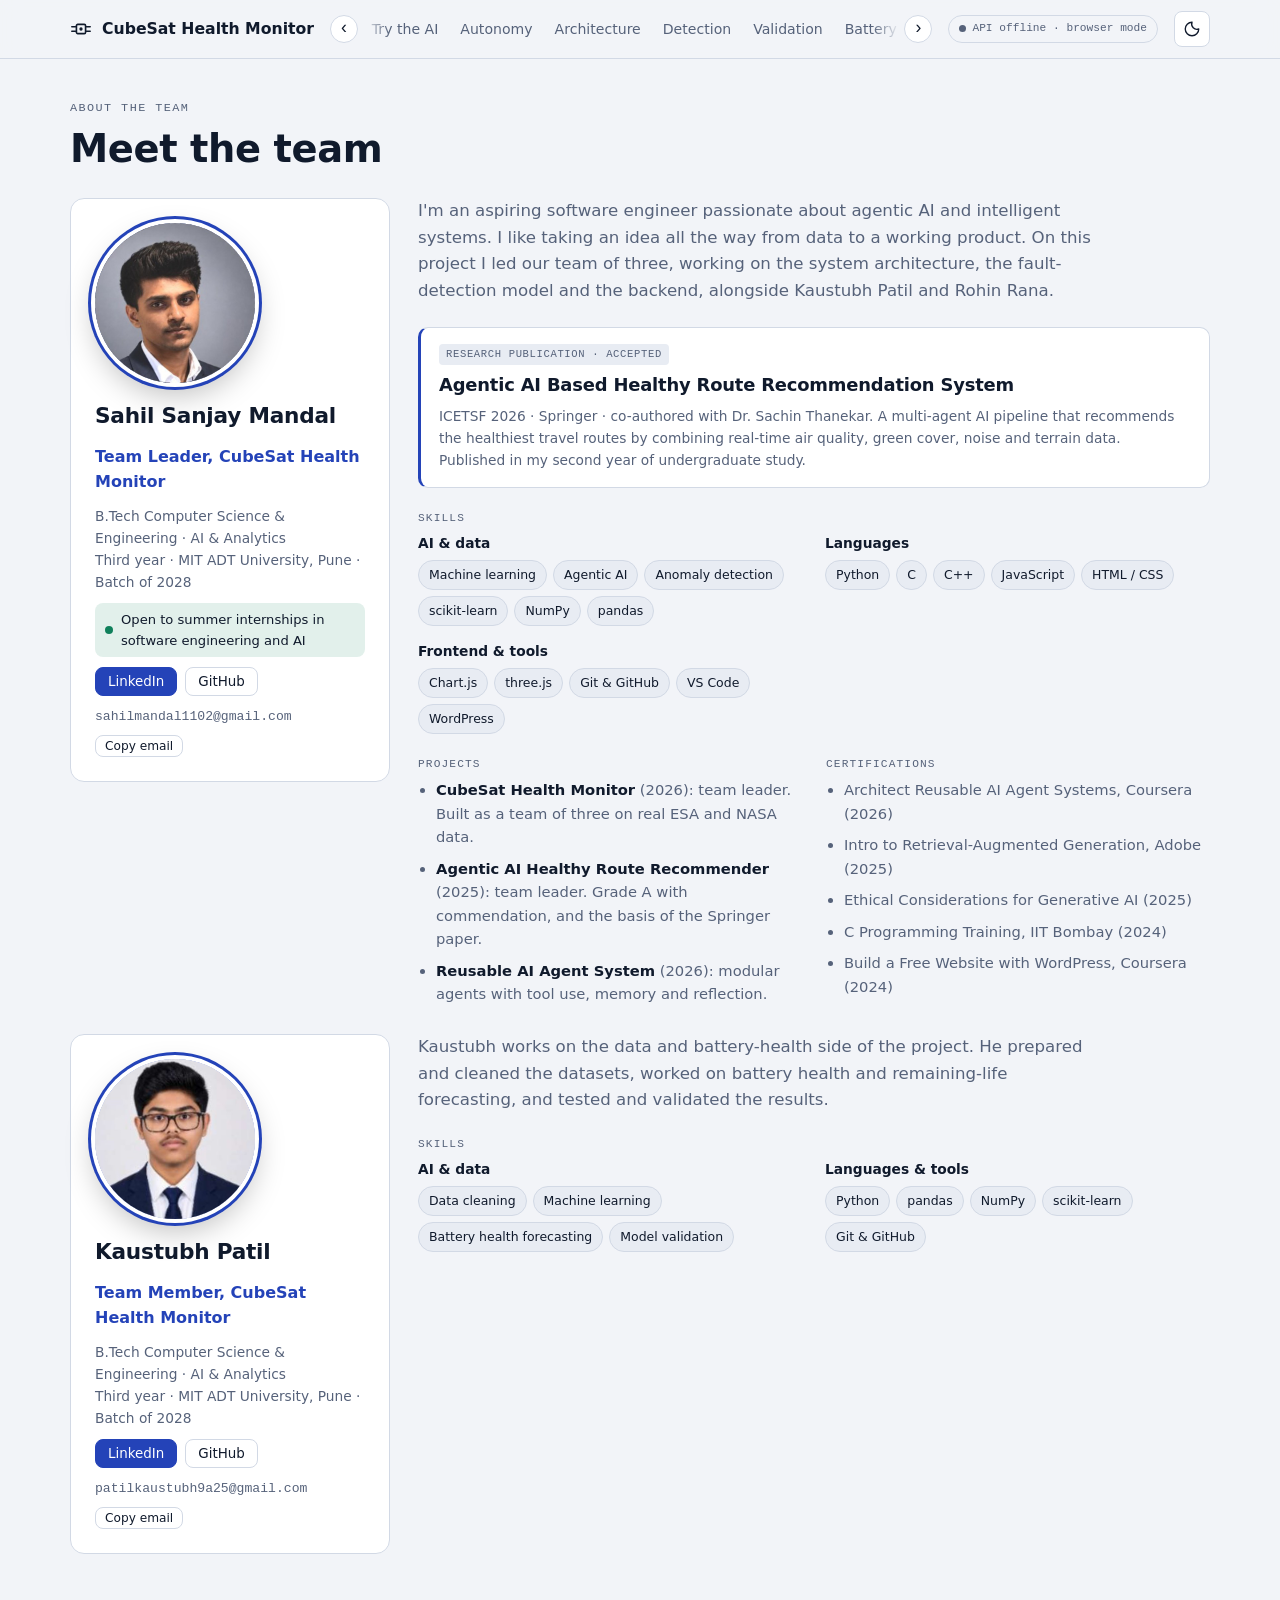
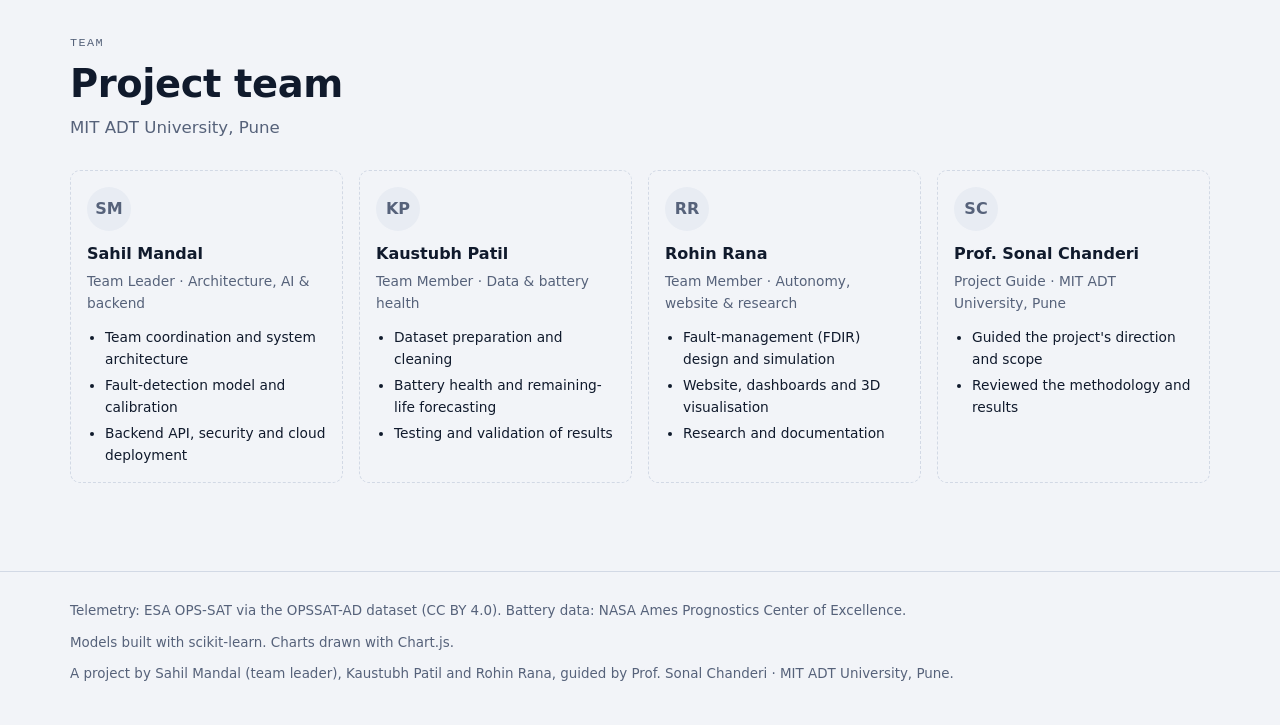
<file: site/about.html>
<!doctype html>
<html lang="en">
<head>
<meta charset="utf-8">
<meta name="viewport" content="width=device-width, initial-scale=1, viewport-fit=cover">
<meta http-equiv="Content-Security-Policy" content="default-src 'none'; script-src 'self' https://cdn.jsdelivr.net https://cdnjs.cloudflare.com; style-src 'self' 'unsafe-inline' https://fonts.googleapis.com; font-src https://fonts.gstatic.com; img-src 'self' data: blob:; connect-src 'self' https://cubesat-health-api.onrender.com; base-uri 'none'; form-action 'none'; object-src 'none'">
<meta name="referrer" content="no-referrer">
<title>About · CubeSat Health Monitor</title>
<meta name="description" content="AI-based autonomous fault detection and predictive health monitoring for CubeSats: trained on real ESA OPS-SAT telemetry, NASA battery aging data and tested across missions on ESA-ADB.">
<meta property="og:type" content="website">
<meta property="og:title" content="About · CubeSat Health Monitor">
<meta property="og:description" content="AI-based autonomous fault detection and predictive health monitoring for CubeSats: trained on real ESA OPS-SAT telemetry, NASA battery aging data and tested across missions on ESA-ADB.">
<meta name="twitter:card" content="summary">
<meta name="theme-color" content="#0a0f1d">
<meta name="chm-api" content="https://cubesat-health-api.onrender.com">
<link rel="preconnect" href="https://fonts.googleapis.com">
<link rel="preconnect" href="https://fonts.gstatic.com" crossorigin>
<link rel="stylesheet" href="https://fonts.googleapis.com/css2?family=Archivo:wdth,wght@62..125,400..800&family=IBM+Plex+Mono:wght@400;500&family=IBM+Plex+Sans:ital,wght@0,400;0,500;0,600;1,400&display=swap">
<link rel="stylesheet" href="assets/site.css?v=88019bd0">
<script src="assets/transition.js?v=7a5de07b"></script>
</head>
<body data-file="about.html">
<nav class="nav" aria-label="Sections">
  <div class="wrap">
    <a class="brand" href="index.html">
      <svg width="22" height="22" viewBox="0 0 24 24" fill="none" aria-hidden="true"><rect x="7" y="7" width="10" height="10" rx="1.5" stroke="currentColor" stroke-width="1.8"/><path d="M2 9.5h4M2 14.5h4M18 9.5h4M18 14.5h4" stroke="currentColor" stroke-width="1.8" stroke-linecap="round"/><circle cx="12" cy="12" r="1.8" fill="currentColor"/></svg>
      <span class="brand-txt">CubeSat Health Monitor</span>
    </a>
    <div class="nav-scroll">
      <button class="nav-arrow" id="navLeft" type="button" aria-label="Show earlier sections" hidden>‹</button>
      <div class="nav-links" id="navLinks">
        <a href="index.html">Home</a>
        <a href="monitor.html">Monitor</a>
        <a href="dashboards.html">Dashboards</a>
        <a href="playground.html">Try the AI</a>
        <a href="autonomy.html">Autonomy</a>
        <a href="architecture.html">Architecture</a>
        <a href="detection.html">Detection</a>
        <a href="validation.html">Validation</a>
        <a href="battery.html">Battery</a>
        <a href="data.html">Data</a>
        <a href="about.html">About</a>
      </div>
      <button class="nav-arrow" id="navRight" type="button" aria-label="Show more sections" hidden>›</button>
    </div>
    <span class="api-pill" id="apiPill" title="Connection to the analysis server" role="status"><i></i><span id="apiPillTxt">Browser mode</span></span>
    <div class="progress" aria-hidden="true"><i id="progressBar"></i></div>
    <button class="theme-btn" id="themeBtn" type="button" aria-label="Switch light or dark theme" title="Switch theme">
      <svg width="18" height="18" viewBox="0 0 24 24" fill="none" aria-hidden="true"><path d="M12 3a9 9 0 1 0 9 9A7 7 0 0 1 12 3Z" stroke="currentColor" stroke-width="1.8" stroke-linejoin="round"/></svg>
    </button>
  </div>
</nav>

<main class="wrap" id="top">
  <section class="block" id="about">
    <div class="sec-head">
      <p class="eyebrow">About the team</p>
      <h2>Meet the team</h2>
    </div>
    <div class="about">
      <aside class="about-card">
        <img class="about-photo" src="img/sahil.jpg" alt="Portrait of Sahil Mandal" width="160" height="160" decoding="async">
        <h3>Sahil Sanjay Mandal</h3>
        <p class="about-role">Team Leader, CubeSat Health Monitor</p>
        <p class="small">B.Tech Computer Science &amp; Engineering · AI &amp; Analytics<br>Third year · MIT ADT University, Pune · Batch of 2028</p>
        <span class="about-status"><i></i>Open to summer internships in software engineering and AI</span>
        <div class="about-links">
          <a class="btn primary" href="https://www.linkedin.com/in/sahil-mandal711" target="_blank" rel="noopener noreferrer">LinkedIn</a>
          <a class="btn" href="https://github.com/sahilm1118" target="_blank" rel="noopener noreferrer">GitHub</a>
        </div>
        <div class="about-mail">
          <span class="mono">sahilmandal1102@gmail.com</span>
          <button class="btn sm" type="button" data-copy="sahilmandal1102@gmail.com">Copy email</button>
        </div>
      </aside>
      <div class="about-body">
        <p class="lede">I'm an aspiring software engineer passionate about agentic AI and intelligent systems. I like taking an idea all the way from data to a working product. On this project I led our team of three, working on the system architecture, the fault-detection model and the backend, alongside Kaustubh Patil and Rohin Rana.</p>

        <div class="about-pub">
          <span class="pill">Research publication · Accepted</span>
          <h3>Agentic AI Based Healthy Route Recommendation System</h3>
          <p class="small">ICETSF 2026 · Springer · co-authored with Dr. Sachin Thanekar. A multi-agent AI pipeline that recommends the healthiest travel routes by combining real-time air quality, green cover, noise and terrain data. Published in my second year of undergraduate study.</p>
        </div>

        <div>
          <div class="v-label">Skills</div>
          <div class="skill-groups">
            <div><b>AI &amp; data</b><span class="chips-static"><i>Machine learning</i><i>Agentic AI</i><i>Anomaly detection</i><i>scikit-learn</i><i>NumPy</i><i>pandas</i></span></div>
            <div><b>Languages</b><span class="chips-static"><i>Python</i><i>C</i><i>C++</i><i>JavaScript</i><i>HTML / CSS</i></span></div>
            <div><b>Frontend &amp; tools</b><span class="chips-static"><i>Chart.js</i><i>three.js</i><i>Git &amp; GitHub</i><i>VS Code</i><i>WordPress</i></span></div>
          </div>
        </div>

        <div class="grid-2 about-cols">
          <div>
            <div class="v-label">Projects</div>
            <ul class="plain">
              <li><b>CubeSat Health Monitor</b> (2026): team leader. Built as a team of three on real ESA and NASA data.</li>
              <li><b>Agentic AI Healthy Route Recommender</b> (2025): team leader. Grade A with commendation, and the basis of the Springer paper.</li>
              <li><b>Reusable AI Agent System</b> (2026): modular agents with tool use, memory and reflection.</li>
            </ul>
          </div>
          <div>
            <div class="v-label">Certifications</div>
            <ul class="plain">
              <li>Architect Reusable AI Agent Systems, Coursera (2026)</li>
              <li>Intro to Retrieval-Augmented Generation, Adobe (2025)</li>
              <li>Ethical Considerations for Generative AI (2025)</li>
              <li>C Programming Training, IIT Bombay (2024)</li>
              <li>Build a Free Website with WordPress, Coursera (2024)</li>
            </ul>
          </div>
        </div>
      </div>
    </div>
    <div class="about">
      <aside class="about-card">
        <img class="about-photo" src="img/kaustubh.jpg" alt="Portrait of Kaustubh Patil" width="160" height="160" decoding="async">
        <h3>Kaustubh Patil</h3>
        <p class="about-role">Team Member, CubeSat Health Monitor</p>
        <p class="small">B.Tech Computer Science &amp; Engineering · AI &amp; Analytics<br>Third year · MIT ADT University, Pune · Batch of 2028</p>
        <div class="about-links">
          <a class="btn primary" href="https://www.linkedin.com/in/kaustubhpatil2005" target="_blank" rel="noopener noreferrer">LinkedIn</a>
          <a class="btn" href="https://github.com/patilkaustubh9a25-bit" target="_blank" rel="noopener noreferrer">GitHub</a>
        </div>
        <div class="about-mail">
          <span class="mono">patilkaustubh9a25@gmail.com</span>
          <button class="btn sm" type="button" data-copy="patilkaustubh9a25@gmail.com">Copy email</button>
        </div>
      </aside>
      <div class="about-body">
        <p class="lede">Kaustubh works on the data and battery-health side of the project. He prepared and cleaned the datasets, worked on battery health and remaining-life forecasting, and tested and validated the results.</p>
        <div>
          <div class="v-label">Skills</div>
          <div class="skill-groups">
            <div><b>AI &amp; data</b><span class="chips-static"><i>Data cleaning</i><i>Machine learning</i><i>Battery health forecasting</i><i>Model validation</i></span></div>
            <div><b>Languages &amp; tools</b><span class="chips-static"><i>Python</i><i>pandas</i><i>NumPy</i><i>scikit-learn</i><i>Git &amp; GitHub</i></span></div>
          </div>
        </div>
      </div>
    </div>
  </section>
  <section class="block" id="team">
    <div class="sec-head">
      <p class="eyebrow">Team</p>
      <h2>Project team</h2>
      <p class="lede">MIT ADT University, Pune</p>
    </div>
    <div class="team">
      <div class="person">
        <div class="avatar">SM</div><b>Sahil Mandal</b><span>Team Leader · Architecture, AI &amp; backend</span>
        <ul class="duties">
          <li>Team coordination and system architecture</li>
          <li>Fault-detection model and calibration</li>
          <li>Backend API, security and cloud deployment</li>
        </ul>
      </div>
      <div class="person"><div class="avatar">KP</div><b>Kaustubh Patil</b><span>Team Member · Data &amp; battery health</span>
        <ul class="duties">
          <li>Dataset preparation and cleaning</li>
          <li>Battery health and remaining-life forecasting</li>
          <li>Testing and validation of results</li>
        </ul>
      </div>
      <div class="person"><div class="avatar">RR</div><b>Rohin Rana</b><span>Team Member · Autonomy, website &amp; research</span>
        <ul class="duties">
          <li>Fault-management (FDIR) design and simulation</li>
          <li>Website, dashboards and 3D visualisation</li>
          <li>Research and documentation</li>
        </ul>
      </div>
      <div class="person guide"><div class="avatar">SC</div><b>Prof. Sonal Chanderi</b><span>Project Guide · MIT ADT University, Pune</span>
        <ul class="duties">
          <li>Guided the project's direction and scope</li>
          <li>Reviewed the methodology and results</li>
        </ul>
      </div>
    </div>
  </section>
</main>

<footer>
  <div class="wrap">
    <p>Telemetry: ESA OPS-SAT via the OPSSAT-AD dataset (CC BY 4.0). Battery data: NASA Ames Prognostics Center of Excellence.</p>
    <p>Models built with scikit-learn. Charts drawn with Chart.js.</p>
    <p>A project by Sahil Mandal (team leader), Kaustubh Patil and Rohin Rana, guided by Prof. Sonal Chanderi · MIT ADT University, Pune.</p>
  </div>
</footer>

<script src="assets/data.js?v=fa9b53fd"></script>
<script src="assets/fdcore.js?v=3588766c"></script>

<script src="assets/app.js?v=227c6b92"></script>
</body>
</html>
</file>
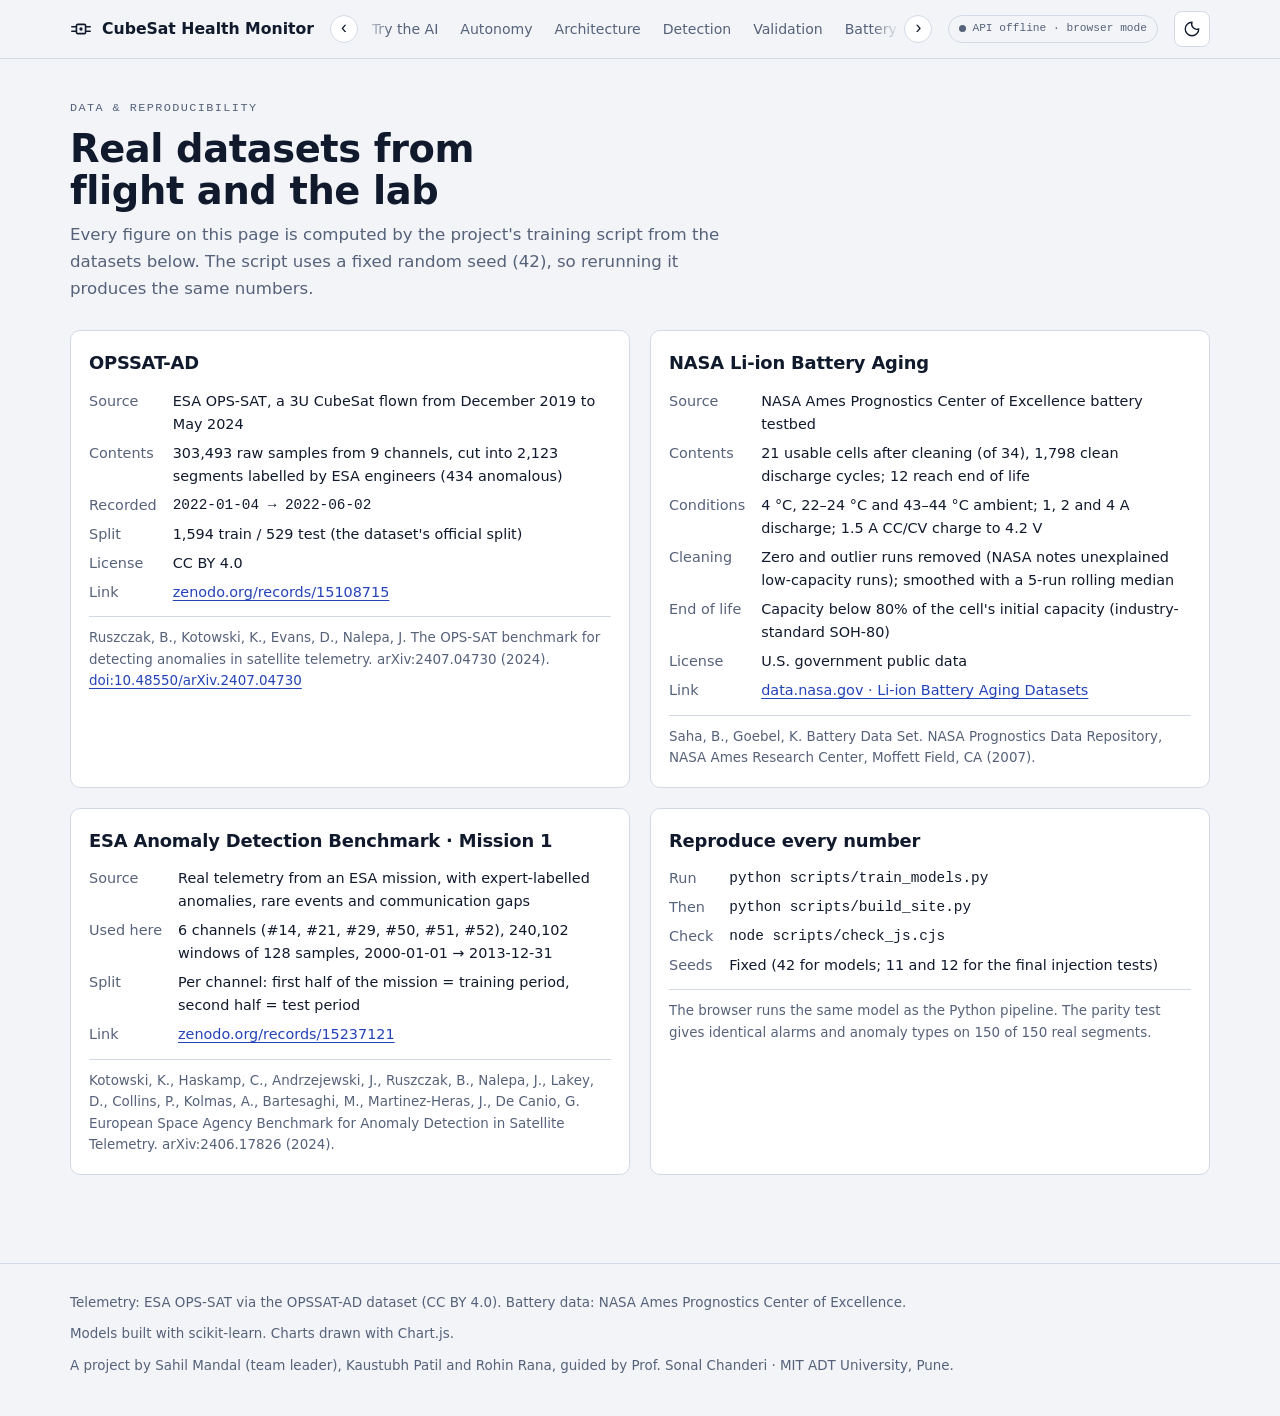
<file: site/data.html>
<!doctype html>
<html lang="en">
<head>
<meta charset="utf-8">
<meta name="viewport" content="width=device-width, initial-scale=1, viewport-fit=cover">
<meta http-equiv="Content-Security-Policy" content="default-src 'none'; script-src 'self' https://cdn.jsdelivr.net https://cdnjs.cloudflare.com; style-src 'self' 'unsafe-inline' https://fonts.googleapis.com; font-src https://fonts.gstatic.com; img-src 'self' data: blob:; connect-src 'self' https://cubesat-health-api.onrender.com; base-uri 'none'; form-action 'none'; object-src 'none'">
<meta name="referrer" content="no-referrer">
<title>Data · CubeSat Health Monitor</title>
<meta name="description" content="AI-based autonomous fault detection and predictive health monitoring for CubeSats: trained on real ESA OPS-SAT telemetry, NASA battery aging data and tested across missions on ESA-ADB.">
<meta property="og:type" content="website">
<meta property="og:title" content="Data · CubeSat Health Monitor">
<meta property="og:description" content="AI-based autonomous fault detection and predictive health monitoring for CubeSats: trained on real ESA OPS-SAT telemetry, NASA battery aging data and tested across missions on ESA-ADB.">
<meta name="twitter:card" content="summary">
<meta name="theme-color" content="#0a0f1d">
<meta name="chm-api" content="https://cubesat-health-api.onrender.com">
<link rel="preconnect" href="https://fonts.googleapis.com">
<link rel="preconnect" href="https://fonts.gstatic.com" crossorigin>
<link rel="stylesheet" href="https://fonts.googleapis.com/css2?family=Archivo:wdth,wght@62..125,400..800&family=IBM+Plex+Mono:wght@400;500&family=IBM+Plex+Sans:ital,wght@0,400;0,500;0,600;1,400&display=swap">
<link rel="stylesheet" href="assets/site.css?v=88019bd0">
<script src="assets/transition.js?v=7a5de07b"></script>
</head>
<body data-file="data.html">
<nav class="nav" aria-label="Sections">
  <div class="wrap">
    <a class="brand" href="index.html">
      <svg width="22" height="22" viewBox="0 0 24 24" fill="none" aria-hidden="true"><rect x="7" y="7" width="10" height="10" rx="1.5" stroke="currentColor" stroke-width="1.8"/><path d="M2 9.5h4M2 14.5h4M18 9.5h4M18 14.5h4" stroke="currentColor" stroke-width="1.8" stroke-linecap="round"/><circle cx="12" cy="12" r="1.8" fill="currentColor"/></svg>
      <span class="brand-txt">CubeSat Health Monitor</span>
    </a>
    <div class="nav-scroll">
      <button class="nav-arrow" id="navLeft" type="button" aria-label="Show earlier sections" hidden>‹</button>
      <div class="nav-links" id="navLinks">
        <a href="index.html">Home</a>
        <a href="monitor.html">Monitor</a>
        <a href="dashboards.html">Dashboards</a>
        <a href="playground.html">Try the AI</a>
        <a href="autonomy.html">Autonomy</a>
        <a href="architecture.html">Architecture</a>
        <a href="detection.html">Detection</a>
        <a href="validation.html">Validation</a>
        <a href="battery.html">Battery</a>
        <a href="data.html">Data</a>
        <a href="about.html">About</a>
      </div>
      <button class="nav-arrow" id="navRight" type="button" aria-label="Show more sections" hidden>›</button>
    </div>
    <span class="api-pill" id="apiPill" title="Connection to the analysis server" role="status"><i></i><span id="apiPillTxt">Browser mode</span></span>
    <div class="progress" aria-hidden="true"><i id="progressBar"></i></div>
    <button class="theme-btn" id="themeBtn" type="button" aria-label="Switch light or dark theme" title="Switch theme">
      <svg width="18" height="18" viewBox="0 0 24 24" fill="none" aria-hidden="true"><path d="M12 3a9 9 0 1 0 9 9A7 7 0 0 1 12 3Z" stroke="currentColor" stroke-width="1.8" stroke-linejoin="round"/></svg>
    </button>
  </div>
</nav>

<main class="wrap" id="top">
  <section class="block" id="data">
    <div class="sec-head">
      <p class="eyebrow">Data &amp; reproducibility</p>
      <h2>Real datasets from flight and the lab</h2>
      <p class="lede">Every figure on this page is computed by the project's training script from the datasets below. The script uses a fixed random seed (42), so rerunning it produces the same numbers.</p>
    </div>
    <div class="grid-2">
      <div class="panel dataset">
        <h3>OPSSAT-AD</h3>
        <dl>
          <dt>Source</dt><dd>ESA OPS-SAT, a 3U CubeSat flown from December 2019 to May 2024</dd>
          <dt>Contents</dt><dd id="opsContents"></dd>
          <dt>Recorded</dt><dd id="opsSpan" class="mono"></dd>
          <dt>Split</dt><dd id="opsSplit"></dd>
          <dt>License</dt><dd>CC BY 4.0</dd>
          <dt>Link</dt><dd><a href="https://zenodo.org/records/15108715" target="_blank" rel="noopener">zenodo.org/records/15108715</a></dd>
        </dl>
        <p class="cite">Ruszczak, B., Kotowski, K., Evans, D., Nalepa, J. The OPS-SAT benchmark for detecting anomalies in satellite telemetry. arXiv:2407.04730 (2024). <a href="https://doi.org/10.48550/arXiv.2407.04730" target="_blank" rel="noopener">doi:10.48550/arXiv.2407.04730</a></p>
      </div>
      <div class="panel dataset">
        <h3>NASA Li-ion Battery Aging</h3>
        <dl>
          <dt>Source</dt><dd>NASA Ames Prognostics Center of Excellence battery testbed</dd>
          <dt>Contents</dt><dd id="battContents"></dd>
          <dt>Conditions</dt><dd>4 °C, 22–24 °C and 43–44 °C ambient; 1, 2 and 4 A discharge; 1.5 A CC/CV charge to 4.2 V</dd>
          <dt>Cleaning</dt><dd>Zero and outlier runs removed (NASA notes unexplained low-capacity runs); smoothed with a 5-run rolling median</dd>
          <dt>End of life</dt><dd>Capacity below 80% of the cell's initial capacity (industry-standard SOH-80)</dd>
          <dt>License</dt><dd>U.S. government public data</dd>
          <dt>Link</dt><dd><a href="https://data.nasa.gov/dataset/li-ion-battery-aging-datasets" target="_blank" rel="noopener">data.nasa.gov · Li-ion Battery Aging Datasets</a></dd>
        </dl>
        <p class="cite">Saha, B., Goebel, K. Battery Data Set. NASA Prognostics Data Repository, NASA Ames Research Center, Moffett Field, CA (2007).</p>
      </div>
      <div class="panel dataset">
        <h3>ESA Anomaly Detection Benchmark · Mission 1</h3>
        <dl>
          <dt>Source</dt><dd>Real telemetry from an ESA mission, with expert-labelled anomalies, rare events and communication gaps</dd>
          <dt>Used here</dt><dd id="esaContents">6 channels, fetched individually from the archive with HTTP range requests</dd>
          <dt>Split</dt><dd>Per channel: first half of the mission = training period, second half = test period</dd>
          <dt>Link</dt><dd><a href="https://zenodo.org/records/15237121" target="_blank" rel="noopener">zenodo.org/records/15237121</a></dd>
        </dl>
        <p class="cite">Kotowski, K., Haskamp, C., Andrzejewski, J., Ruszczak, B., Nalepa, J., Lakey, D., Collins, P., Kolmas, A., Bartesaghi, M., Martinez-Heras, J., De Canio, G. European Space Agency Benchmark for Anomaly Detection in Satellite Telemetry. arXiv:2406.17826 (2024).</p>
      </div>
      <div class="panel dataset">
        <h3>Reproduce every number</h3>
        <dl>
          <dt>Run</dt><dd class="mono">python scripts/train_models.py</dd>
          <dt>Then</dt><dd class="mono">python scripts/build_site.py</dd>
          <dt>Check</dt><dd class="mono">node scripts/check_js.cjs</dd>
          <dt>Seeds</dt><dd>Fixed (42 for models; 11 and 12 for the final injection tests)</dd>
        </dl>
        <p class="cite">The browser runs the same model as the Python pipeline. The parity test gives identical alarms and anomaly types on 150 of 150 real segments.</p>
      </div>
    </div>
  </section>
</main>

<footer>
  <div class="wrap">
    <p>Telemetry: ESA OPS-SAT via the OPSSAT-AD dataset (CC BY 4.0). Battery data: NASA Ames Prognostics Center of Excellence.</p>
    <p>Models built with scikit-learn. Charts drawn with Chart.js.</p>
    <p>A project by Sahil Mandal (team leader), Kaustubh Patil and Rohin Rana, guided by Prof. Sonal Chanderi · MIT ADT University, Pune.</p>
  </div>
</footer>

<script src="assets/data.js?v=fa9b53fd"></script>
<script src="assets/fdcore.js?v=3588766c"></script>

<script src="assets/app.js?v=227c6b92"></script>
</body>
</html>
</file>
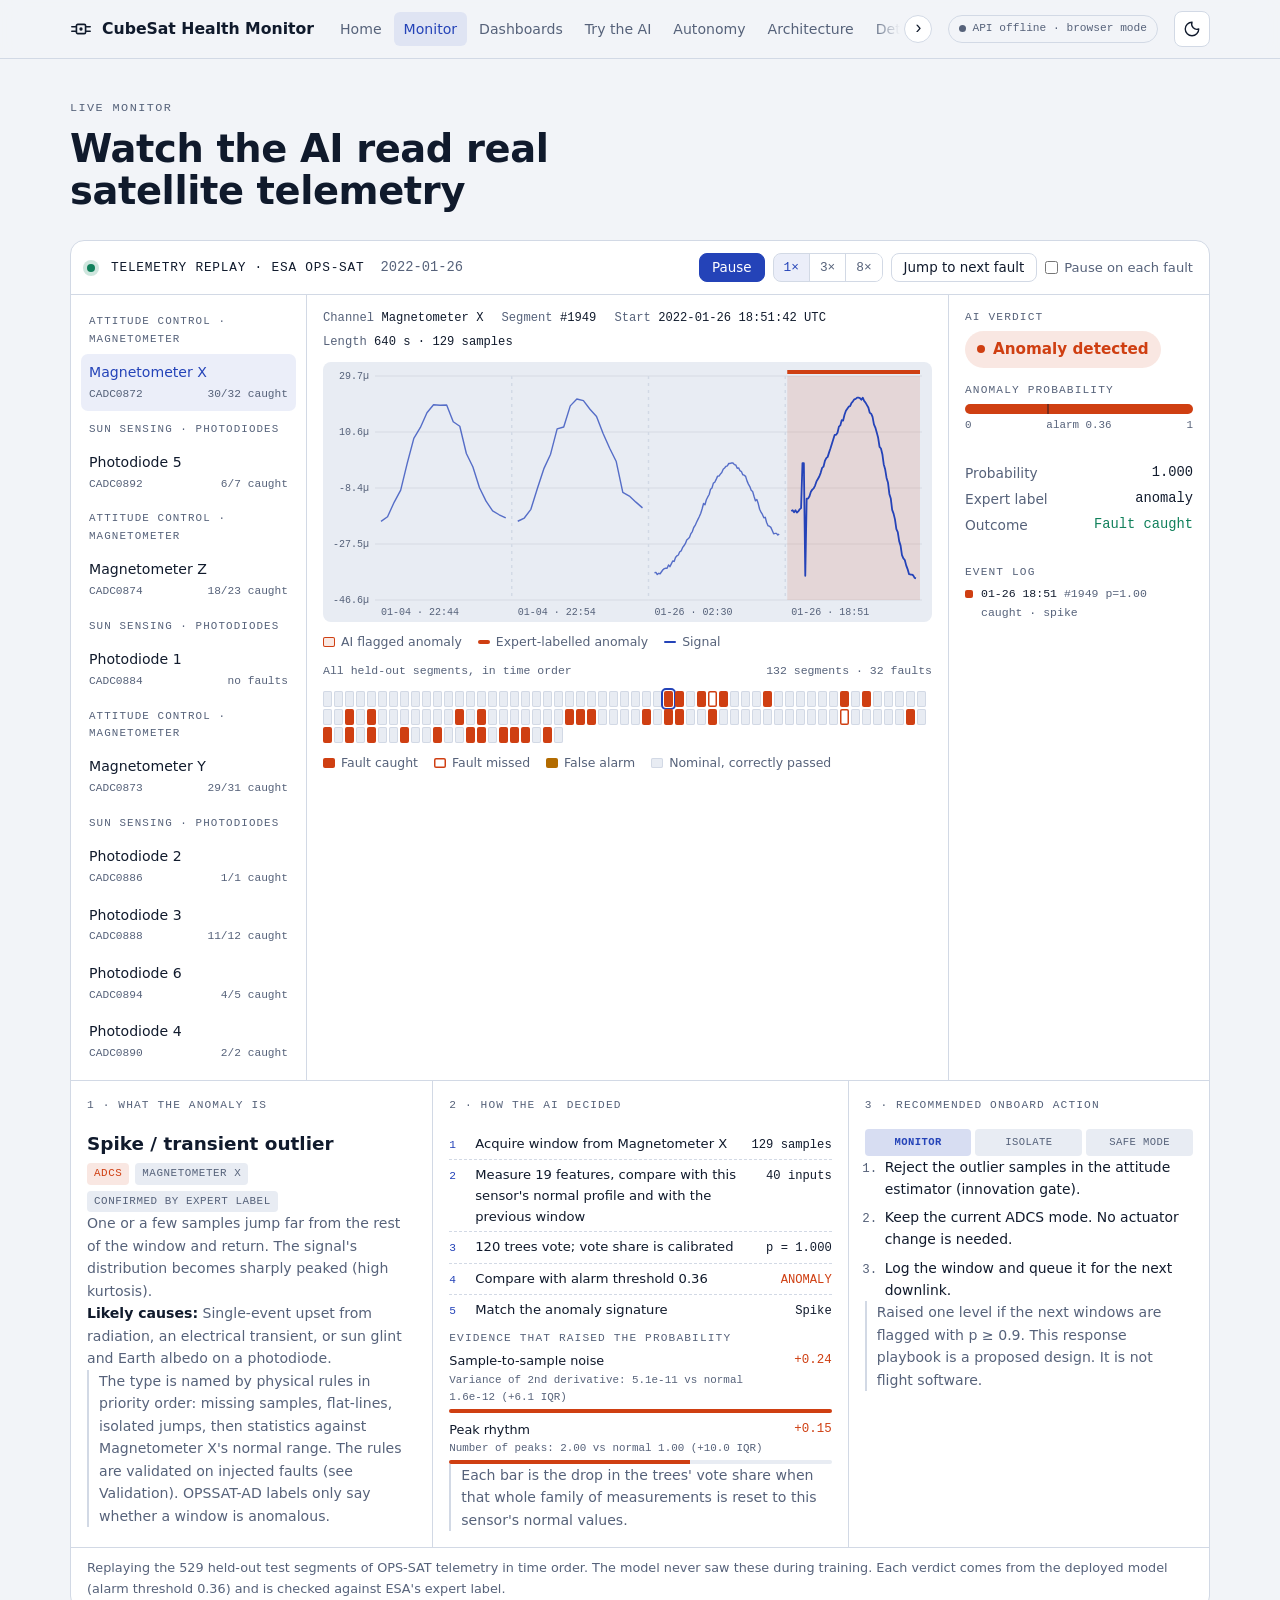
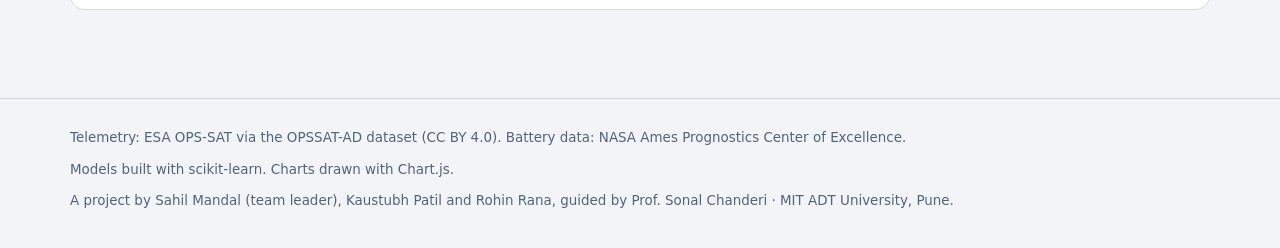
<file: site/monitor.html>
<!doctype html>
<html lang="en">
<head>
<meta charset="utf-8">
<meta name="viewport" content="width=device-width, initial-scale=1, viewport-fit=cover">
<meta http-equiv="Content-Security-Policy" content="default-src 'none'; script-src 'self' https://cdn.jsdelivr.net https://cdnjs.cloudflare.com; style-src 'self' 'unsafe-inline' https://fonts.googleapis.com; font-src https://fonts.gstatic.com; img-src 'self' data: blob:; connect-src 'self' https://cubesat-health-api.onrender.com; base-uri 'none'; form-action 'none'; object-src 'none'">
<meta name="referrer" content="no-referrer">
<title>Live Monitor · CubeSat Health Monitor</title>
<meta name="description" content="AI-based autonomous fault detection and predictive health monitoring for CubeSats: trained on real ESA OPS-SAT telemetry, NASA battery aging data and tested across missions on ESA-ADB.">
<meta property="og:type" content="website">
<meta property="og:title" content="Live Monitor · CubeSat Health Monitor">
<meta property="og:description" content="AI-based autonomous fault detection and predictive health monitoring for CubeSats: trained on real ESA OPS-SAT telemetry, NASA battery aging data and tested across missions on ESA-ADB.">
<meta name="twitter:card" content="summary">
<meta name="theme-color" content="#0a0f1d">
<meta name="chm-api" content="https://cubesat-health-api.onrender.com">
<link rel="preconnect" href="https://fonts.googleapis.com">
<link rel="preconnect" href="https://fonts.gstatic.com" crossorigin>
<link rel="stylesheet" href="https://fonts.googleapis.com/css2?family=Archivo:wdth,wght@62..125,400..800&family=IBM+Plex+Mono:wght@400;500&family=IBM+Plex+Sans:ital,wght@0,400;0,500;0,600;1,400&display=swap">
<link rel="stylesheet" href="assets/site.css?v=88019bd0">
<script src="assets/transition.js?v=7a5de07b"></script>
</head>
<body data-file="monitor.html">
<nav class="nav" aria-label="Sections">
  <div class="wrap">
    <a class="brand" href="index.html">
      <svg width="22" height="22" viewBox="0 0 24 24" fill="none" aria-hidden="true"><rect x="7" y="7" width="10" height="10" rx="1.5" stroke="currentColor" stroke-width="1.8"/><path d="M2 9.5h4M2 14.5h4M18 9.5h4M18 14.5h4" stroke="currentColor" stroke-width="1.8" stroke-linecap="round"/><circle cx="12" cy="12" r="1.8" fill="currentColor"/></svg>
      <span class="brand-txt">CubeSat Health Monitor</span>
    </a>
    <div class="nav-scroll">
      <button class="nav-arrow" id="navLeft" type="button" aria-label="Show earlier sections" hidden>‹</button>
      <div class="nav-links" id="navLinks">
        <a href="index.html">Home</a>
        <a href="monitor.html">Monitor</a>
        <a href="dashboards.html">Dashboards</a>
        <a href="playground.html">Try the AI</a>
        <a href="autonomy.html">Autonomy</a>
        <a href="architecture.html">Architecture</a>
        <a href="detection.html">Detection</a>
        <a href="validation.html">Validation</a>
        <a href="battery.html">Battery</a>
        <a href="data.html">Data</a>
        <a href="about.html">About</a>
      </div>
      <button class="nav-arrow" id="navRight" type="button" aria-label="Show more sections" hidden>›</button>
    </div>
    <span class="api-pill" id="apiPill" title="Connection to the analysis server" role="status"><i></i><span id="apiPillTxt">Browser mode</span></span>
    <div class="progress" aria-hidden="true"><i id="progressBar"></i></div>
    <button class="theme-btn" id="themeBtn" type="button" aria-label="Switch light or dark theme" title="Switch theme">
      <svg width="18" height="18" viewBox="0 0 24 24" fill="none" aria-hidden="true"><path d="M12 3a9 9 0 1 0 9 9A7 7 0 0 1 12 3Z" stroke="currentColor" stroke-width="1.8" stroke-linejoin="round"/></svg>
    </button>
  </div>
</nav>

<main class="wrap" id="top">
  <section class="block" id="monitor" aria-label="Live telemetry monitor">
    <div class="sec-head">
      <p class="eyebrow">Live monitor</p>
      <h2>Watch the AI read real satellite telemetry</h2>
    </div>
    <div class="console" id="console">
      <div class="console-head">
        <span class="live-dot" aria-hidden="true"></span>
        <span class="console-title">Telemetry replay · ESA OPS-SAT</span>
        <span class="small mono" id="replayClock"></span>
        <div class="controls">
          <button class="btn primary" id="playBtn" type="button">Pause</button>
          <div class="seg-ctl" role="group" aria-label="Replay speed">
            <button type="button" data-speed="1" aria-pressed="true">1×</button>
            <button type="button" data-speed="3" aria-pressed="false">3×</button>
            <button type="button" data-speed="8" aria-pressed="false">8×</button>
          </div>
          <button class="btn" id="nextAnomBtn" type="button">Jump to next fault</button>
          <label class="check" for="pauseOnFault"><input type="checkbox" id="pauseOnFault"> Pause on each fault</label>
        </div>
      </div>
      <div class="console-body">
        <div class="chan-list" id="chanList" aria-label="Telemetry channels"></div>
        <div class="pane scope">
          <div class="scope-meta" id="scopeMeta"></div>
          <div class="canvas-box"><canvas id="scope" aria-label="Telemetry waveform of the current and previous segments"></canvas></div>
          <div class="legend">
            <span><i style="background: var(--fault-soft); box-shadow: inset 0 0 0 1px var(--fault)"></i>AI flagged anomaly</span>
            <span><i style="background: var(--fault); height: 4px; vertical-align: 2px"></i>Expert-labelled anomaly</span>
            <span><i style="background: var(--accent); height: 2px; vertical-align: 3px"></i>Signal</span>
          </div>
          <div class="timeline-label"><span id="tlLeft">All held-out segments, in time order</span><span id="tlRight"></span></div>
          <div class="timeline" id="timeline" aria-label="Held-out segments: choose one to replay"></div>
          <div class="legend">
            <span><i style="background: var(--fault)"></i>Fault caught</span>
            <span><i style="box-shadow: inset 0 0 0 1.5px var(--fault)"></i>Fault missed</span>
            <span><i style="background: var(--warn)"></i>False alarm</span>
            <span><i style="background: var(--surface-2); box-shadow: inset 0 0 0 1px var(--line)"></i>Nominal, correctly passed</span>
          </div>
        </div>
        <div class="pane verdict" aria-live="polite">
          <div>
            <div class="v-label">AI verdict</div>
            <span class="chip wait" id="chip">Analysing…</span>
          </div>
          <div>
            <div class="v-label">Anomaly probability</div>
            <div class="meter" id="meter"><div></div></div>
            <div class="meter-scale"><span>0</span><span id="thrLbl">threshold</span><span>1</span></div>
          </div>
          <dl class="kv" id="segKv"></dl>
          <div>
            <div class="v-label">Event log</div>
            <ul class="log" id="log"></ul>
          </div>
        </div>
      </div>
      <div class="diag" id="diag" aria-live="polite">
        <div class="diag-col">
          <div class="v-label">1 · What the anomaly is</div>
          <div id="diagWhat"></div>
        </div>
        <div class="diag-col">
          <div class="v-label">2 · How the AI decided</div>
          <div id="diagHow"></div>
        </div>
        <div class="diag-col">
          <div class="v-label">3 · Recommended onboard action</div>
          <div id="diagAct"></div>
        </div>
      </div>
      <div class="console-foot" id="consoleFoot"></div>
    </div>
  </section>
</main>

<footer>
  <div class="wrap">
    <p>Telemetry: ESA OPS-SAT via the OPSSAT-AD dataset (CC BY 4.0). Battery data: NASA Ames Prognostics Center of Excellence.</p>
    <p>Models built with scikit-learn. Charts drawn with Chart.js.</p>
    <p>A project by Sahil Mandal (team leader), Kaustubh Patil and Rohin Rana, guided by Prof. Sonal Chanderi · MIT ADT University, Pune.</p>
  </div>
</footer>

<script src="assets/data.js?v=fa9b53fd"></script>
<script src="assets/fdcore.js?v=3588766c"></script>

<script src="assets/app.js?v=227c6b92"></script>
</body>
</html>
</file>
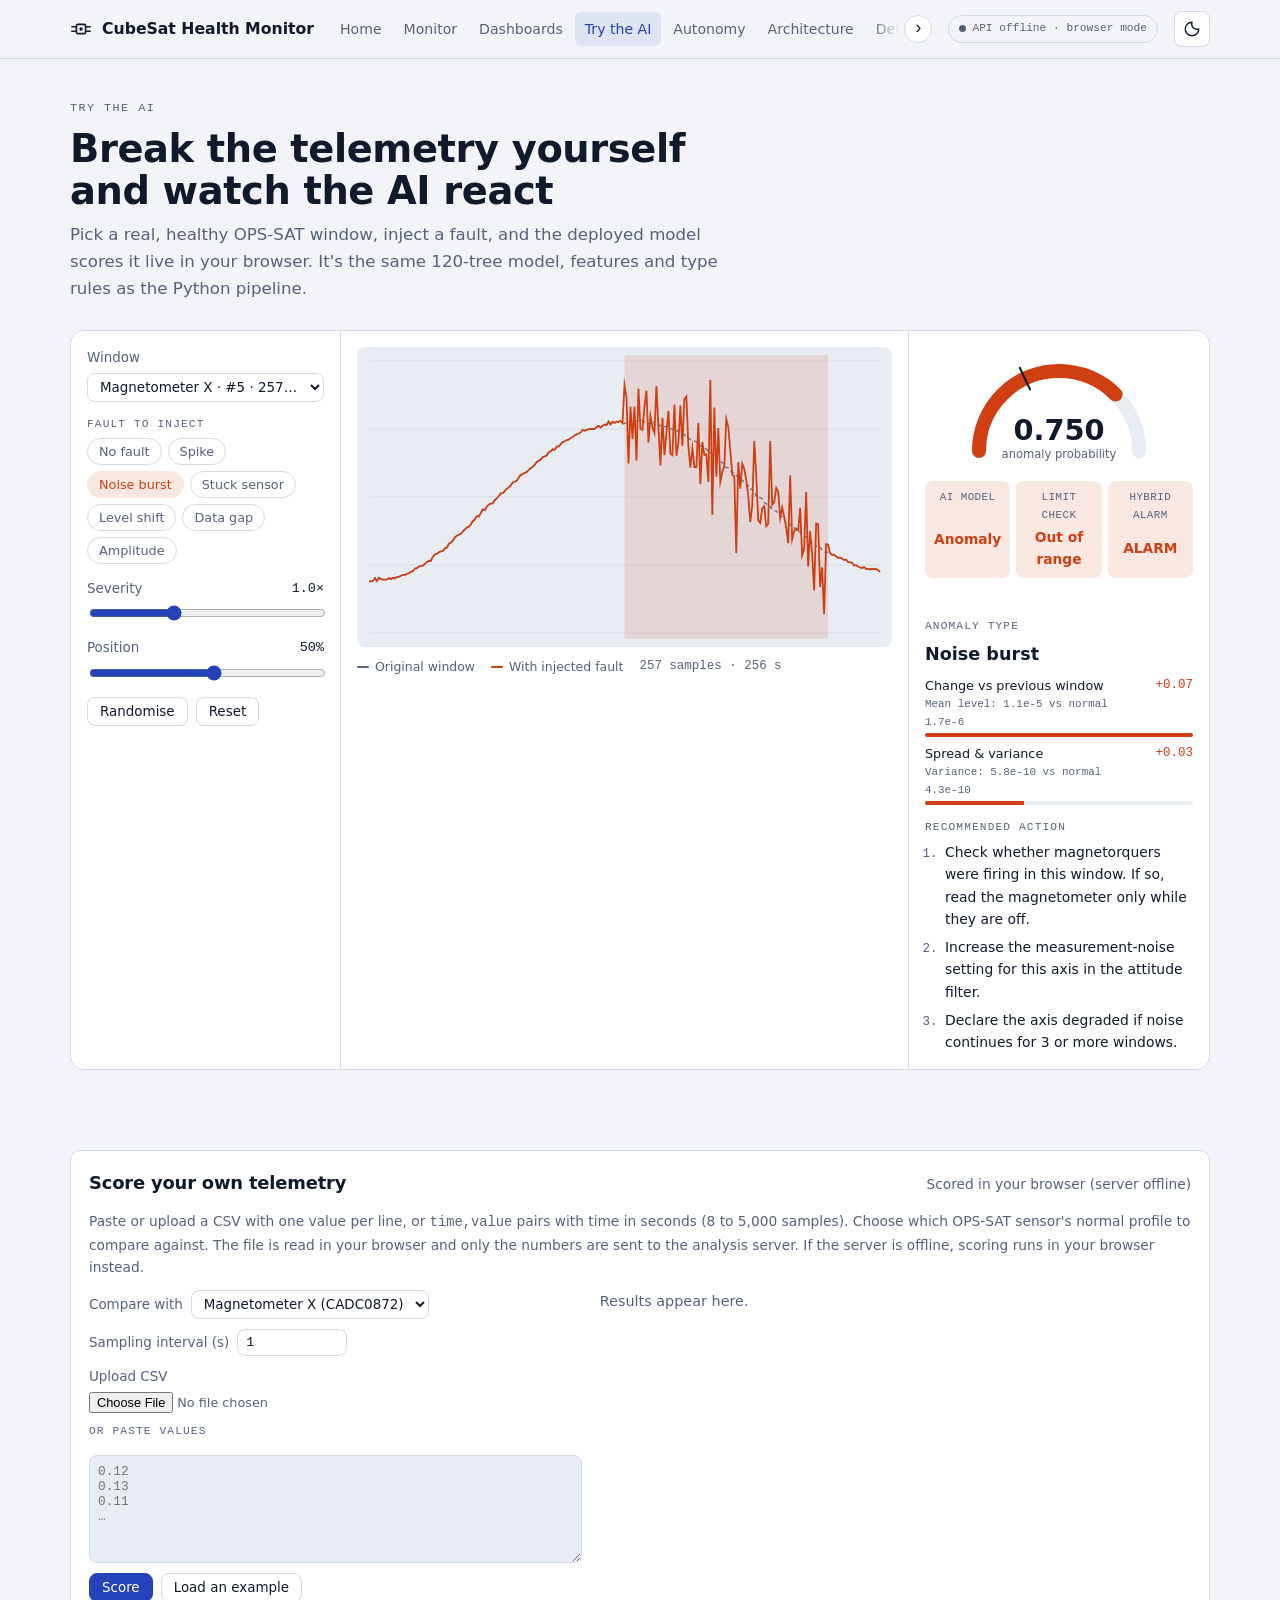
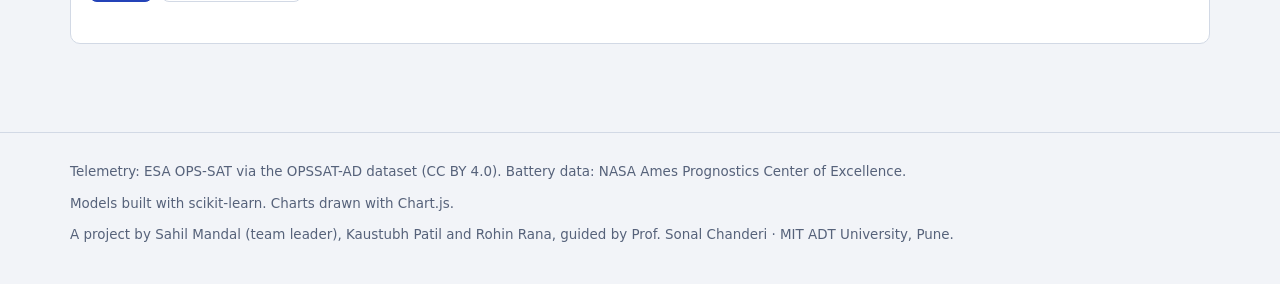
<file: site/playground.html>
<!doctype html>
<html lang="en">
<head>
<meta charset="utf-8">
<meta name="viewport" content="width=device-width, initial-scale=1, viewport-fit=cover">
<meta http-equiv="Content-Security-Policy" content="default-src 'none'; script-src 'self' https://cdn.jsdelivr.net https://cdnjs.cloudflare.com; style-src 'self' 'unsafe-inline' https://fonts.googleapis.com; font-src https://fonts.gstatic.com; img-src 'self' data: blob:; connect-src 'self' https://cubesat-health-api.onrender.com; base-uri 'none'; form-action 'none'; object-src 'none'">
<meta name="referrer" content="no-referrer">
<title>Try the AI · CubeSat Health Monitor</title>
<meta name="description" content="AI-based autonomous fault detection and predictive health monitoring for CubeSats: trained on real ESA OPS-SAT telemetry, NASA battery aging data and tested across missions on ESA-ADB.">
<meta property="og:type" content="website">
<meta property="og:title" content="Try the AI · CubeSat Health Monitor">
<meta property="og:description" content="AI-based autonomous fault detection and predictive health monitoring for CubeSats: trained on real ESA OPS-SAT telemetry, NASA battery aging data and tested across missions on ESA-ADB.">
<meta name="twitter:card" content="summary">
<meta name="theme-color" content="#0a0f1d">
<meta name="chm-api" content="https://cubesat-health-api.onrender.com">
<link rel="preconnect" href="https://fonts.googleapis.com">
<link rel="preconnect" href="https://fonts.gstatic.com" crossorigin>
<link rel="stylesheet" href="https://fonts.googleapis.com/css2?family=Archivo:wdth,wght@62..125,400..800&family=IBM+Plex+Mono:wght@400;500&family=IBM+Plex+Sans:ital,wght@0,400;0,500;0,600;1,400&display=swap">
<link rel="stylesheet" href="assets/site.css?v=88019bd0">
<script src="assets/transition.js?v=7a5de07b"></script>
</head>
<body data-file="playground.html">
<nav class="nav" aria-label="Sections">
  <div class="wrap">
    <a class="brand" href="index.html">
      <svg width="22" height="22" viewBox="0 0 24 24" fill="none" aria-hidden="true"><rect x="7" y="7" width="10" height="10" rx="1.5" stroke="currentColor" stroke-width="1.8"/><path d="M2 9.5h4M2 14.5h4M18 9.5h4M18 14.5h4" stroke="currentColor" stroke-width="1.8" stroke-linecap="round"/><circle cx="12" cy="12" r="1.8" fill="currentColor"/></svg>
      <span class="brand-txt">CubeSat Health Monitor</span>
    </a>
    <div class="nav-scroll">
      <button class="nav-arrow" id="navLeft" type="button" aria-label="Show earlier sections" hidden>‹</button>
      <div class="nav-links" id="navLinks">
        <a href="index.html">Home</a>
        <a href="monitor.html">Monitor</a>
        <a href="dashboards.html">Dashboards</a>
        <a href="playground.html">Try the AI</a>
        <a href="autonomy.html">Autonomy</a>
        <a href="architecture.html">Architecture</a>
        <a href="detection.html">Detection</a>
        <a href="validation.html">Validation</a>
        <a href="battery.html">Battery</a>
        <a href="data.html">Data</a>
        <a href="about.html">About</a>
      </div>
      <button class="nav-arrow" id="navRight" type="button" aria-label="Show more sections" hidden>›</button>
    </div>
    <span class="api-pill" id="apiPill" title="Connection to the analysis server" role="status"><i></i><span id="apiPillTxt">Browser mode</span></span>
    <div class="progress" aria-hidden="true"><i id="progressBar"></i></div>
    <button class="theme-btn" id="themeBtn" type="button" aria-label="Switch light or dark theme" title="Switch theme">
      <svg width="18" height="18" viewBox="0 0 24 24" fill="none" aria-hidden="true"><path d="M12 3a9 9 0 1 0 9 9A7 7 0 0 1 12 3Z" stroke="currentColor" stroke-width="1.8" stroke-linejoin="round"/></svg>
    </button>
  </div>
</nav>

<main class="wrap" id="top">
  <section class="block" id="playground">
    <div class="sec-head">
      <p class="eyebrow">Try the AI</p>
      <h2>Break the telemetry yourself and watch the AI react</h2>
      <p class="lede">Pick a real, healthy OPS-SAT window, inject a fault, and the deployed model scores it live in your browser. It's the same 120-tree model, features and type rules as the Python pipeline.</p>
    </div>
    <div class="play">
      <div class="play-ctl">
        <label class="sel" for="pgSeg">Window <select id="pgSeg"></select></label>
        <div>
          <div class="v-label">Fault to inject</div>
          <div class="chips" id="pgType" role="group" aria-label="Fault type"></div>
        </div>
        <label class="rng" for="pgSev">Severity <b class="mono" id="pgSevV">1.0×</b><input type="range" id="pgSev" min="0.2" max="2.5" step="0.05" value="1"></label>
        <label class="rng" for="pgPos">Position <b class="mono" id="pgPosV">50%</b><input type="range" id="pgPos" min="5" max="90" step="1" value="50"></label>
        <div class="row-btns"><button class="btn" type="button" id="pgRand">Randomise</button><button class="btn" type="button" id="pgReset">Reset</button></div>
      </div>
      <div class="play-main">
        <div class="canvas-box play-canvas"><canvas id="pgCanvas" aria-label="Original and modified telemetry"></canvas></div>
        <div class="legend"><span><i style="background: var(--muted); height: 2px; vertical-align: 3px"></i>Original window</span><span><i style="background: var(--fault); height: 2px; vertical-align: 3px"></i>With injected fault</span><span id="pgInfo" class="mono"></span></div>
      </div>
      <div class="play-out" aria-live="polite">
        <div class="pg-gauge"><canvas id="pgGauge" width="200" height="120" aria-hidden="true"></canvas><div><b id="pgP">–</b><span>anomaly probability</span></div></div>
        <div class="decisions" id="pgDec"></div>
        <p class="srv-line mono" id="pgSrv"></p>
        <div id="pgWhy"></div>
        <div id="pgAct"></div>
      </div>
    </div>
  </section>
  <section class="block" id="upload" aria-label="Score your own telemetry">
    <div class="dpanel up-panel">
      <div class="panel-head"><h3>Score your own telemetry</h3><span class="small" id="upMode"></span></div>
      <p class="small">Paste or upload a CSV with one value per line, or <span class="mono">time,value</span> pairs with time in seconds (8 to 5,000 samples). Choose which OPS-SAT sensor's normal profile to compare against. The file is read in your browser and only the numbers are sent to the analysis server. If the server is offline, scoring runs in your browser instead.</p>
      <div class="up-grid">
        <div class="up-in">
          <label class="sel" for="upChan">Compare with <select id="upChan"></select></label>
          <label class="sel" for="upSamp">Sampling interval (s) <input id="upSamp" type="number" min="0.001" step="any" value="1"></label>
          <label class="up-file" for="upFile">Upload CSV <input id="upFile" type="file" accept=".csv,.txt,text/csv,text/plain"></label>
          <label for="upText" class="v-label">Or paste values</label>
          <textarea id="upText" rows="6" spellcheck="false" placeholder="0.12&#10;0.13&#10;0.11&#10;…"></textarea>
          <div class="row-btns"><button class="btn primary" type="button" id="upGo">Score</button><button class="btn" type="button" id="upSample">Load an example</button></div>
          <p class="small" id="upErr" role="alert"></p>
        </div>
        <div class="up-out" id="upOut" aria-live="polite"><p class="quiet">Results appear here.</p></div>
      </div>
    </div>
  </section>
</main>

<footer>
  <div class="wrap">
    <p>Telemetry: ESA OPS-SAT via the OPSSAT-AD dataset (CC BY 4.0). Battery data: NASA Ames Prognostics Center of Excellence.</p>
    <p>Models built with scikit-learn. Charts drawn with Chart.js.</p>
    <p>A project by Sahil Mandal (team leader), Kaustubh Patil and Rohin Rana, guided by Prof. Sonal Chanderi · MIT ADT University, Pune.</p>
  </div>
</footer>

<script src="assets/data.js?v=fa9b53fd"></script>
<script src="assets/fdcore.js?v=3588766c"></script>

<script src="assets/app.js?v=227c6b92"></script>
</body>
</html>
</file>
<file: site/assets/site.css>
/* Layout: one long technical page; a sticky nav, a mission-console hero replaying real flight telemetry,
   then evidence sections (architecture -> detection results -> battery prognostics -> data -> team). */
:root {
  --bg: #f2f4f8;
  --surface: #ffffff;
  --surface-2: #e8ecf3;
  --ink: #101a2c;
  --muted: #56627a;
  --line: #d2d9e5;
  --accent: #2443b8;
  --accent-soft: rgba(36, 67, 184, .09);
  --ok: #10805b;
  --warn: #b26b00;
  --fault: #cf3f12;
  --fault-soft: rgba(207, 63, 18, .12);
  --grid: rgba(16, 26, 44, .07);
  --f-display: "Archivo", "Arial Narrow", system-ui, sans-serif;
  --f-body: "IBM Plex Sans", system-ui, -apple-system, "Segoe UI", sans-serif;
  --f-mono: "IBM Plex Mono", ui-monospace, "Cascadia Mono", Consolas, monospace;
  --radius: 10px;
}
@media (prefers-color-scheme: dark) {
  :root:not([data-theme="light"]) {
    --bg: #0a0f1d; --surface: #111a2d; --surface-2: #19243d; --ink: #e5eaf4; --muted: #94a0b8;
    --line: #26324e; --accent: #8ca3ff; --accent-soft: rgba(140, 163, 255, .12); --ok: #3fcf93;
    --warn: #f2b24a; --fault: #ff6a3c; --fault-soft: rgba(255, 106, 60, .16); --grid: rgba(229, 234, 244, .07);
    color-scheme: dark;
  }
}
:root[data-theme="dark"] {
  --bg: #0a0f1d; --surface: #111a2d; --surface-2: #19243d; --ink: #e5eaf4; --muted: #94a0b8;
  --line: #26324e; --accent: #8ca3ff; --accent-soft: rgba(140, 163, 255, .12); --ok: #3fcf93;
  --warn: #f2b24a; --fault: #ff6a3c; --fault-soft: rgba(255, 106, 60, .16); --grid: rgba(229, 234, 244, .07);
  color-scheme: dark;
}

* { box-sizing: border-box; }
[hidden] { display: none !important; }   /* component display rules must never override the hidden attribute */
img, canvas { max-width: 100%; }
html { scroll-behavior: smooth; scroll-padding-top: 72px; }
@media (prefers-reduced-motion: reduce) { html { scroll-behavior: auto; } }
body {
  background: var(--bg); color: var(--ink); font-family: var(--f-body); font-size: 16px; line-height: 1.6;
  margin: 0; -webkit-font-smoothing: antialiased;
}
a { color: var(--accent); text-underline-offset: 3px; }
:focus-visible { outline: 2px solid var(--accent); outline-offset: 2px; border-radius: 4px; }
.wrap { max-width: 1180px; margin: 0 auto; padding-inline: 20px; }
.mono { font-family: var(--f-mono); font-variant-numeric: tabular-nums; }
h1, h2, h3 { font-family: var(--f-display); text-wrap: balance; margin: 0; letter-spacing: -.01em; }
h2 { font-size: clamp(1.7rem, 3.4vw, 2.4rem); font-stretch: 112%; font-weight: 750; line-height: 1.1; }
h3 { font-size: 1.12rem; font-weight: 650; font-stretch: 100%; }
p { margin: 0; }
.eyebrow {
  font-family: var(--f-mono); font-size: .74rem; letter-spacing: .12em; text-transform: uppercase; color: var(--muted);
}
.lede { color: var(--muted); max-width: 65ch; font-size: 1.04rem; }
.small { font-size: .86rem; color: var(--muted); }

/* ---------- nav ---------- */
.nav {
  position: sticky; top: env(safe-area-inset-top, 0px); z-index: 20;
  background: color-mix(in srgb, var(--bg) 88%, transparent); backdrop-filter: blur(10px);
  border-bottom: 1px solid var(--line);
}
.nav .wrap { display: flex; align-items: center; gap: 16px; height: 58px; }
.brand { display: flex; align-items: center; gap: 10px; font-family: var(--f-display); font-weight: 750; font-stretch: 115%;
  color: var(--ink); text-decoration: none; white-space: nowrap; font-size: .98rem; }
.brand svg { flex: none; }
/* sliding section strip: wheel, drag, swipe or the arrow buttons */
.nav-scroll { display: flex; align-items: center; gap: 4px; margin-left: auto; min-width: 0; flex: 0 1 auto; }
.nav-links { display: flex; gap: 2px; overflow-x: auto; overscroll-behavior-x: contain; scrollbar-width: none; min-width: 0; cursor: grab; user-select: none;
  --fl: 0px; --fr: 0px;
  -webkit-mask-image: linear-gradient(to right, transparent 0, #000 var(--fl), #000 calc(100% - var(--fr)), transparent 100%);
  mask-image: linear-gradient(to right, transparent 0, #000 var(--fl), #000 calc(100% - var(--fr)), transparent 100%); }
.nav-links.dragging { cursor: grabbing; }
.nav-links.dragging a { pointer-events: none; }
.nav-arrow { flex: none; width: 28px; height: 28px; border-radius: 50%; border: 1px solid var(--line); background: var(--surface); color: var(--ink);
  font-size: 1.1rem; line-height: 1; cursor: pointer; display: grid; place-items: center; padding: 0 0 2px; }
.nav-arrow:hover { border-color: var(--accent); color: var(--accent); }
.nav-links::-webkit-scrollbar { display: none; }
.nav-links a { color: var(--muted); text-decoration: none; font-size: .88rem; padding: 6px 10px; border-radius: 6px; white-space: nowrap; }
.nav-links a:hover { color: var(--ink); background: var(--surface-2); }
.theme-btn { flex: none; border: 1px solid var(--line); background: var(--surface); color: var(--ink); border-radius: 8px;
  width: 36px; height: 36px; display: grid; place-items: center; cursor: pointer; }
.theme-btn:hover { border-color: var(--accent); }
@media (max-width: 760px) {
  html { scroll-padding-top: 112px; }
  .nav .wrap { flex-wrap: wrap; height: auto; padding-block: 8px 6px; gap: 6px 8px; }
  .brand { min-width: 0; flex: 1 1 auto; overflow: hidden; font-size: .92rem; }
  .brand-txt { overflow: hidden; text-overflow: ellipsis; white-space: nowrap; }
  .nav-scroll { order: 10; flex: 1 1 100%; margin-left: 0; }
  .nav-arrow { display: none; }
}

/* ---------- hero ---------- */
.hero { padding-block: 40px 28px; display: grid; grid-template-columns: minmax(0, 1.3fr) minmax(0, .7fr); gap: 28px 32px; align-items: center; }
.hero-text { display: grid; gap: 22px; min-width: 0; }
.hero .kpis { grid-column: 1 / -1; }
.hero-visual { position: relative; height: 420px; min-width: 0; }
.hero-visual canvas { position: absolute; inset: 0; width: 100%; height: 100%; cursor: grab; touch-action: pan-y; }
.hero-visual canvas:active { cursor: grabbing; }
.hero-visual figcaption { position: absolute; left: 0; right: 0; bottom: 0; display: flex; justify-content: space-between; gap: 8px;
  font-family: var(--f-mono); font-size: .7rem; color: var(--muted); pointer-events: none; }
@media (max-width: 860px) { .hero { grid-template-columns: minmax(0, 1fr); } .hero-visual { height: 300px; order: -1; } }
.hero h1 { font-size: clamp(2rem, 4.6vw, 3.4rem); font-stretch: 118%; font-weight: 800; line-height: 1.02; max-width: 20ch; }
.hero h1 .thin { font-weight: 450; font-stretch: 100%; color: var(--muted); }
.kpis { display: grid; grid-template-columns: repeat(4, minmax(0, 1fr)); border-top: 1px solid var(--line); border-bottom: 1px solid var(--line); }
.kpi { padding: 16px 18px 16px 0; display: grid; gap: 2px; }
.kpi + .kpi { padding-left: 18px; border-left: 1px solid var(--line); }
.kpi b { font-family: var(--f-display); font-stretch: 110%; font-size: clamp(1.5rem, 3vw, 2.1rem); font-weight: 750; font-variant-numeric: tabular-nums; line-height: 1.1; }
.kpi span { font-size: .84rem; color: var(--muted); line-height: 1.35; }
@media (max-width: 760px) {
  .kpis { grid-template-columns: repeat(2, minmax(0, 1fr)); }
  .kpi:nth-child(3) { padding-left: 0; border-left: 0; }
  .kpi:nth-child(n+3) { border-top: 1px solid var(--line); }
}

/* ---------- console ---------- */
.console { background: var(--surface); border: 1px solid var(--line); border-radius: 14px; overflow: hidden; }
.console-head { display: flex; flex-wrap: wrap; align-items: center; gap: 10px 16px; padding: 12px 16px; border-bottom: 1px solid var(--line); }
.live-dot { width: 8px; height: 8px; border-radius: 50%; background: var(--ok); box-shadow: 0 0 0 4px color-mix(in srgb, var(--ok) 20%, transparent); }
.paused .live-dot { background: var(--muted); box-shadow: none; }
.console-title { font-family: var(--f-mono); font-size: .8rem; letter-spacing: .06em; text-transform: uppercase; }
.controls { display: flex; gap: 8px; margin-left: auto; flex-wrap: wrap; }
.btn { font: 500 .84rem var(--f-body); border: 1px solid var(--line); background: var(--surface); color: var(--ink);
  border-radius: 8px; padding: 6px 12px; cursor: pointer; display: inline-flex; align-items: center; gap: 6px; }
.btn:hover { border-color: var(--accent); }
.btn.primary { background: var(--accent); color: var(--surface); border-color: var(--accent); }
.seg-ctl { display: inline-flex; border: 1px solid var(--line); border-radius: 8px; overflow: hidden; }
.seg-ctl button { font: 500 .8rem var(--f-mono); border: 0; background: var(--surface); color: var(--muted); padding: 6px 10px; cursor: pointer; }
.seg-ctl button + button { border-left: 1px solid var(--line); }
.seg-ctl button[aria-pressed="true"] { background: var(--accent-soft); color: var(--accent); }

.console-body { display: grid; grid-template-columns: 236px minmax(0, 1fr) 260px; }
@media (max-width: 1020px) { .console-body { grid-template-columns: minmax(0, 1fr) 250px; } .chan-list { grid-column: 1 / -1; order: 3; } }
@media (max-width: 700px) { .console-body { grid-template-columns: minmax(0, 1fr); } }
.pane { padding: 14px 16px; min-width: 0; }
.chan-list { border-right: 1px solid var(--line); display: grid; align-content: start; gap: 2px; padding: 10px; }
@media (max-width: 1020px) { .chan-list { border-right: 0; border-top: 1px solid var(--line); grid-template-columns: repeat(auto-fill, minmax(200px, 1fr)); } }
.chan-group { font-family: var(--f-mono); font-size: .68rem; letter-spacing: .1em; text-transform: uppercase; color: var(--muted); padding: 8px 8px 4px; grid-column: 1 / -1; }
.chan { all: unset; box-sizing: border-box; cursor: pointer; display: grid; grid-template-columns: 1fr auto; gap: 2px 8px; padding: 7px 8px; border-radius: 7px; }
.chan:hover { background: var(--surface-2); }
.chan:focus-visible { outline: 2px solid var(--accent); }
.chan[aria-pressed="true"] { background: var(--accent-soft); }
.chan .nm { font-size: .88rem; font-weight: 500; }
.chan[aria-pressed="true"] .nm { color: var(--accent); }
.chan .id { font-family: var(--f-mono); font-size: .7rem; color: var(--muted); }
.chan .nm { grid-column: 1 / -1; }
.chan .rate { font-family: var(--f-mono); font-size: .7rem; color: var(--muted); text-align: right; }

.scope { border-right: 1px solid var(--line); display: grid; gap: 10px; align-content: start; }
@media (max-width: 700px) { .scope { border-right: 0; border-bottom: 1px solid var(--line); } }
.scope-meta { display: flex; flex-wrap: wrap; gap: 4px 18px; font-family: var(--f-mono); font-size: .76rem; color: var(--muted); }
.scope-meta b { color: var(--ink); font-weight: 500; }
.canvas-box { position: relative; height: 260px; border-radius: 8px; background: var(--surface-2); }
.canvas-box canvas { position: absolute; inset: 0; width: 100%; height: 100%; }
.legend { display: flex; flex-wrap: wrap; gap: 6px 16px; font-size: .78rem; color: var(--muted); }
.legend i { display: inline-block; width: 12px; height: 10px; border-radius: 2px; vertical-align: -1px; margin-right: 6px; }
.timeline-label { display: flex; justify-content: space-between; font-family: var(--f-mono); font-size: .72rem; color: var(--muted); }
.timeline { display: flex; flex-wrap: wrap; gap: 2px; }
.tl { all: unset; width: 9px; height: 16px; border-radius: 2px; background: var(--surface-2); box-shadow: inset 0 0 0 1px var(--line); cursor: pointer; box-sizing: border-box; }
.tl.tp, .tl.fp { box-shadow: none; }
.tl.tp { background: var(--fault); }
.tl.fn { background: transparent; box-shadow: inset 0 0 0 1.5px var(--fault); }
.tl.fp { background: var(--warn); }
.tl.cur { outline: 2px solid var(--accent); outline-offset: 1px; }
.tl:focus-visible { outline: 2px solid var(--accent); }

.verdict { display: grid; gap: 14px; align-content: start; }
.v-label { font-family: var(--f-mono); font-size: .7rem; letter-spacing: .1em; text-transform: uppercase; color: var(--muted); margin-bottom: 4px; }
.chip { display: inline-flex; align-items: center; gap: 8px; font-weight: 600; font-size: .95rem; padding: 6px 12px; border-radius: 999px; }
.chip::before { content: ""; width: 8px; height: 8px; border-radius: 50%; background: currentColor; }
.chip.wait { color: var(--muted); background: var(--surface-2); }
.chip.nom { color: var(--ok); background: color-mix(in srgb, var(--ok) 12%, transparent); }
.chip.anom { color: var(--fault); background: var(--fault-soft); }
.meter { position: relative; height: 10px; background: var(--surface-2); border-radius: 5px; overflow: hidden; }
.meter > div { height: 100%; width: 0; background: var(--accent); transition: width .35s ease; }
.meter.hot > div { background: var(--fault); }
.meter::after { content: ""; position: absolute; left: var(--thr, 50%); top: -2px; bottom: -2px; width: 2px; background: var(--ink); opacity: .45; }
.meter-scale { display: flex; justify-content: space-between; font-family: var(--f-mono); font-size: .68rem; color: var(--muted); margin-top: 3px; }
.kv { display: grid; grid-template-columns: auto 1fr; gap: 4px 12px; font-size: .86rem; }
.kv dt { color: var(--muted); }
.kv dd { margin: 0; text-align: right; font-family: var(--f-mono); font-variant-numeric: tabular-nums; }
.outcome-ok { color: var(--ok); }
.outcome-bad { color: var(--fault); }
.outcome-warn { color: var(--warn); }
.log { list-style: none; margin: 0; padding: 0; display: grid; gap: 6px; font-family: var(--f-mono); font-size: .72rem; max-height: 168px; overflow-y: auto; }
.log li { display: grid; grid-template-columns: 8px 1fr; gap: 8px; align-items: baseline; color: var(--muted); }
.log li::before { content: ""; width: 8px; height: 8px; border-radius: 2px; background: var(--fault); transform: translateY(1px); }
.log li.fp::before { background: var(--warn); }
.log li.fn::before { background: transparent; box-shadow: inset 0 0 0 1.5px var(--fault); }
.log li b { color: var(--ink); font-weight: 500; }
.console-foot { border-top: 1px solid var(--line); padding: 10px 16px; font-size: .8rem; color: var(--muted); }
.check { display: inline-flex; align-items: center; gap: 6px; font-size: .82rem; color: var(--muted); cursor: pointer; }
.check input { accent-color: var(--accent); margin: 0; }

/* diagnosis */
.diag { display: grid; grid-template-columns: minmax(0, 1fr) minmax(0, 1.15fr) minmax(0, 1fr); border-top: 1px solid var(--line); }
.diag-col { padding: 16px; display: grid; gap: 10px; align-content: start; min-width: 0; }
.diag-col + .diag-col { border-left: 1px solid var(--line); }
@media (max-width: 960px) { .diag { grid-template-columns: minmax(0, 1fr); } .diag-col + .diag-col { border-left: 0; border-top: 1px solid var(--line); } }
.diag.flash { animation: flash 1.2s ease-out; }
@keyframes flash { from { background: var(--fault-soft); } to { background: transparent; } }
@media (prefers-reduced-motion: reduce) { .diag.flash { animation: none; } }
.diag h4 { margin: 0; font-family: var(--f-display); font-stretch: 108%; font-size: 1.15rem; font-weight: 700; }
.diag p { font-size: .88rem; color: var(--muted); }
.diag .quiet { font-size: .88rem; color: var(--muted); }
.sig-tag { display: inline-flex; gap: 6px; flex-wrap: wrap; }
.sig-tag span { font-family: var(--f-mono); font-size: .68rem; letter-spacing: .05em; text-transform: uppercase; padding: 2px 7px; border-radius: 4px; background: var(--surface-2); color: var(--muted); }
.sig-tag span.hot { background: var(--fault-soft); color: var(--fault); }
.trace { list-style: none; margin: 0; padding: 0; display: grid; gap: 0; font-size: .82rem; }
.trace li { display: grid; grid-template-columns: 18px 1fr auto; gap: 8px; align-items: baseline; padding: 4px 0; border-bottom: 1px dashed var(--line); }
.trace li:last-child { border-bottom: 0; }
.trace .n { font-family: var(--f-mono); font-size: .7rem; color: var(--accent); }
.trace .r { font-family: var(--f-mono); font-size: .76rem; text-align: right; }
.contrib { display: grid; gap: 7px; }
.contrib-row { display: grid; grid-template-columns: minmax(0, 1fr) 54px; gap: 2px 10px; font-size: .8rem; }
.contrib-row .lbl { overflow-wrap: anywhere; }
.contrib-row .lbl small { color: var(--muted); font-family: var(--f-mono); font-size: .68rem; display: block; }
.contrib-row .val { font-family: var(--f-mono); text-align: right; color: var(--fault); font-size: .78rem; }
.contrib-row .bar { grid-column: 1 / -1; height: 4px; border-radius: 2px; background: var(--surface-2); overflow: hidden; }
.contrib-row .bar i { display: block; height: 100%; background: var(--fault); }
.tier { display: flex; gap: 4px; }
.tier span { flex: 1; text-align: center; font-family: var(--f-mono); font-size: .66rem; letter-spacing: .04em; text-transform: uppercase; padding: 5px 2px; border-radius: 4px; background: var(--surface-2); color: var(--muted); }
.tier span.on1 { background: color-mix(in srgb, var(--accent) 18%, transparent); color: var(--accent); font-weight: 600; }
.tier span.on2 { background: color-mix(in srgb, var(--warn) 20%, transparent); color: var(--warn); font-weight: 600; }
.tier span.on3 { background: var(--fault-soft); color: var(--fault); font-weight: 600; }
.steps { margin: 0; padding-left: 20px; display: grid; gap: 6px; font-size: .87rem; }
.steps li::marker { font-family: var(--f-mono); color: var(--muted); font-size: .78rem; }
.callout { font-size: .82rem; color: var(--muted); border-left: 2px solid var(--line); padding-left: 10px; }

/* ---------- sections ---------- */
section.block { padding-block: 72px 8px; display: grid; gap: 28px; }
.sec-head { display: grid; gap: 10px; max-width: 760px; }
.grid-2 { display: grid; grid-template-columns: repeat(2, minmax(0, 1fr)); gap: 20px; }
.grid-3 { display: grid; grid-template-columns: repeat(3, minmax(0, 1fr)); gap: 20px; }
@media (max-width: 860px) { .grid-2, .grid-3 { grid-template-columns: minmax(0, 1fr); } }
.panel { background: var(--surface); border: 1px solid var(--line); border-radius: var(--radius); padding: 18px; display: grid; gap: 12px; align-content: start; min-width: 0; }
.panel-head { display: flex; flex-wrap: wrap; justify-content: space-between; align-items: baseline; gap: 8px; }
.chart-box { position: relative; height: 280px; }
.chart-box.tall { height: 340px; }

/* problem */
.reasons { display: grid; grid-template-columns: repeat(3, minmax(0, 1fr)); gap: 0; border-top: 1px solid var(--line); }
.reason { padding: 18px 20px 6px 0; display: grid; gap: 6px; align-content: start; }
.reason + .reason { padding-left: 20px; border-left: 1px solid var(--line); }
.reason p { color: var(--muted); font-size: .95rem; }
@media (max-width: 860px) { .reasons { grid-template-columns: minmax(0, 1fr); } .reason + .reason { padding-left: 0; border-left: 0; border-top: 1px solid var(--line); } }

/* pipeline */
.pipeline { display: grid; grid-template-columns: repeat(5, minmax(0, 1fr)); gap: 0; counter-reset: step; }
.stage { position: relative; padding: 18px 18px 18px 0; display: grid; gap: 8px; align-content: start; }
.stage + .stage { padding-left: 18px; }
.stage::before { counter-increment: step; content: counter(step, decimal-leading-zero); font-family: var(--f-mono); font-size: .74rem; color: var(--accent); }
.stage::after { content: ""; position: absolute; top: 28px; right: 0; width: 18px; height: 1px; background: var(--line); }
.stage:last-child::after { display: none; }
.stage .bar { height: 3px; border-radius: 2px; background: var(--accent); opacity: .85; }
.stage.concept .bar { background: repeating-linear-gradient(90deg, var(--accent) 0 6px, transparent 6px 10px); }
.stage p { color: var(--muted); font-size: .9rem; }
.stage .tag { font-family: var(--f-mono); font-size: .7rem; color: var(--muted); }
@media (max-width: 960px) { .pipeline { grid-template-columns: minmax(0, 1fr); } .stage, .stage + .stage { padding: 14px 0; border-top: 1px solid var(--line); } .stage::after { display: none; } }

/* tables */
.table-scroll { overflow-x: auto; }
table { width: 100%; border-collapse: collapse; font-size: .88rem; }
th, td { padding: 9px 10px; text-align: right; border-bottom: 1px solid var(--line); white-space: nowrap; }
th:first-child, td:first-child { text-align: left; }
th { font-family: var(--f-mono); font-size: .7rem; letter-spacing: .08em; text-transform: uppercase; color: var(--muted); font-weight: 500; }
td { font-variant-numeric: tabular-nums; }
td.num { font-family: var(--f-mono); font-size: .84rem; }
tr.best td { background: var(--accent-soft); }
tr.best td:first-child { font-weight: 600; color: var(--accent); }
tr.ref td { color: var(--muted); }
.f1bar { display: inline-block; height: 6px; border-radius: 3px; background: var(--accent); vertical-align: middle; margin-right: 8px; opacity: .8; }
.pill { display: inline-block; font-family: var(--f-mono); font-size: .66rem; letter-spacing: .06em; text-transform: uppercase; padding: 2px 7px; border-radius: 4px; background: var(--surface-2); color: var(--muted); margin-left: 6px; vertical-align: 1px; }

/* confusion matrix */
.cm { display: grid; grid-template-columns: auto 1fr 1fr; gap: 4px; font-size: .84rem; }
.cm .ax { font-family: var(--f-mono); font-size: .7rem; color: var(--muted); display: grid; place-items: center; padding: 4px; text-align: center; }
.cm .cell { border-radius: 8px; padding: 16px 10px; display: grid; gap: 2px; place-items: center; text-align: center; }
.cm .cell b { font-family: var(--f-display); font-stretch: 110%; font-size: 1.9rem; line-height: 1; font-variant-numeric: tabular-nums; }
.cm .cell span { font-size: .74rem; color: var(--muted); }
.cm .good { background: color-mix(in srgb, var(--ok) 14%, transparent); }
.cm .good b { color: var(--ok); }
.cm .bad { background: var(--fault-soft); }
.cm .bad b { color: var(--fault); }

/* battery */
.cell-picker { display: flex; flex-wrap: wrap; gap: 8px; align-items: center; }
.note { font-size: .84rem; color: var(--muted); border-left: 2px solid var(--line); padding-left: 10px; }

/* data */
.dataset { display: grid; gap: 12px; }
.dataset dl { display: grid; grid-template-columns: max-content 1fr; gap: 6px 16px; margin: 0; font-size: .9rem; }
.dataset dt { color: var(--muted); }
.dataset dd { margin: 0; min-width: 0; overflow-wrap: anywhere; }
.cite { font-size: .84rem; color: var(--muted); border-top: 1px solid var(--line); padding-top: 10px; }

/* team */
.team { display: grid; grid-template-columns: repeat(4, minmax(0, 1fr)); gap: 16px; }
@media (max-width: 860px) { .team { grid-template-columns: repeat(2, minmax(0, 1fr)); } }
@media (max-width: 460px) { .team { grid-template-columns: minmax(0, 1fr); } }
.person { border: 1px dashed var(--line); border-radius: var(--radius); padding: 16px; display: grid; gap: 4px; }
.person .avatar { width: 44px; height: 44px; border-radius: 50%; background: var(--surface-2); display: grid; place-items: center; font-family: var(--f-display); font-weight: 700; color: var(--muted); margin-bottom: 6px; }
.person b { font-weight: 600; }
.person span { font-size: .86rem; color: var(--muted); }
.team .person { align-content: start; }
.duties { margin: 8px 0 0; padding-left: 18px; display: grid; gap: 4px; font-size: .86rem; color: var(--ink); }

/* nav polish */
.nav .wrap { position: relative; }
.nav-links a.active { color: var(--accent); background: var(--accent-soft); }
.progress { position: absolute; left: 0; right: 0; bottom: -1px; height: 2px; pointer-events: none; }
.progress i { display: block; height: 100%; width: 0; background: var(--accent); }

/* dashboards */
.tabs { display: flex; gap: 6px; overflow-x: auto; scrollbar-width: none; border-bottom: 1px solid var(--line); }
.tabs::-webkit-scrollbar { display: none; }
.tabs button { all: unset; box-sizing: border-box; cursor: pointer; display: inline-flex; align-items: center; gap: 10px; padding: 12px 16px 13px;
  font-weight: 500; font-size: .95rem; color: var(--muted); white-space: nowrap; border-bottom: 2px solid transparent; margin-bottom: -1px; }
.tabs button:hover { color: var(--ink); }
.tabs button[aria-selected="true"] { color: var(--ink); border-bottom-color: var(--accent); }
.tabs button:focus-visible { outline: 2px solid var(--accent); outline-offset: -2px; }
.tab-k { font-family: var(--f-mono); font-size: .7rem; width: 22px; height: 22px; border-radius: 6px; display: grid; place-items: center;
  background: var(--surface-2); color: var(--muted); }
.tabs button[aria-selected="true"] .tab-k { background: var(--accent); color: var(--surface); }
.dash { display: grid; grid-template-columns: minmax(0, 1fr); gap: 18px; animation: dashIn .35s ease-out; }
#dashboards { grid-template-columns: minmax(0, 1fr); }
@keyframes dashIn { from { transform: translateY(6px); } to { transform: none; } }
@media (prefers-reduced-motion: reduce) { .dash { animation: none; } }
.dpanel { background: var(--surface); border: 1px solid var(--line); border-radius: var(--radius); padding: 18px; display: grid; gap: 12px; align-content: start; min-width: 0; }
.dstats { display: grid; grid-template-columns: repeat(auto-fit, minmax(150px, 1fr)); gap: 12px; }
.dstat { background: var(--surface); border: 1px solid var(--line); border-radius: var(--radius); padding: 14px 16px; display: grid; gap: 2px; }
.dstat b { font-family: var(--f-display); font-stretch: 110%; font-size: 1.6rem; font-weight: 750; line-height: 1.1; font-variant-numeric: tabular-nums; }
.dstat span { font-size: .8rem; color: var(--muted); }
.dstat.good b { color: var(--ok); } .dstat.bad b { color: var(--fault); } .dstat.warn b { color: var(--warn); }
.heat-scroll { overflow-x: auto; position: relative; }
.heat-scroll canvas { display: block; cursor: crosshair; }
.tip { position: fixed; z-index: 50; pointer-events: none; background: var(--surface); color: var(--ink); border: 1px solid var(--line);
  border-radius: 8px; padding: 8px 10px; font-family: var(--f-mono); font-size: .74rem; line-height: 1.5; box-shadow: 0 8px 24px rgba(0,0,0,.18); max-width: 260px; }
.tl-detail:empty { display: none; }
.tl-detail { border-top: 1px solid var(--line); padding-top: 12px; display: grid; gap: 8px; }
.seg-rows { display: grid; gap: 4px; max-height: 260px; overflow-y: auto; }
.seg-row { display: grid; grid-template-columns: 70px 1fr auto; gap: 10px; align-items: center; font-size: .84rem; padding: 6px 8px; border-radius: 6px; background: var(--surface-2); }
.seg-row .mono { font-size: .76rem; }
.badge { font-family: var(--f-mono); font-size: .66rem; text-transform: uppercase; letter-spacing: .05em; padding: 2px 6px; border-radius: 4px; }
.badge.anom { background: var(--fault-soft); color: var(--fault); }
.badge.nom { background: color-mix(in srgb, var(--ok) 12%, transparent); color: var(--ok); }
.btn.sm { padding: 3px 9px; font-size: .76rem; }
.filters { display: flex; flex-wrap: wrap; gap: 10px 16px; align-items: center; }
.sel { display: inline-flex; align-items: center; gap: 8px; font-size: .84rem; color: var(--muted); }
.sel select { font: 500 .84rem var(--f-body); color: var(--ink); background: var(--surface); border: 1px solid var(--line); border-radius: 8px; padding: 5px 8px; }
.ex-grid { display: grid; grid-template-columns: minmax(0, 1.6fr) minmax(0, 1fr); gap: 18px; }
@media (max-width: 900px) { .ex-grid { grid-template-columns: minmax(0, 1fr); } }
.spark { width: 100%; height: 120px; display: block; border-radius: 8px; background: var(--surface-2); }
.chart-box.short { height: 170px; }
.thr-ctl, .twin-ctl { display: flex; flex-wrap: wrap; gap: 12px 18px; align-items: center; }
.thr-label { font-size: .9rem; color: var(--muted); white-space: nowrap; }
.thr-label b { color: var(--ink); font-size: 1rem; }
input[type="range"] { flex: 1 1 220px; accent-color: var(--accent); min-width: 0; }
.twin-grid { display: grid; grid-template-columns: minmax(0, 300px) minmax(0, 1fr); gap: 18px; }
@media (max-width: 860px) { .twin-grid { grid-template-columns: minmax(0, 1fr); } }
.gauge-card { justify-items: center; text-align: center; position: relative; }
.gauge { width: 180px; height: 180px; transform: rotate(-90deg); }
.g-track { fill: none; stroke: var(--surface-2); stroke-width: 12; }
.g-val { fill: none; stroke: var(--ok); stroke-width: 12; stroke-linecap: round; transition: stroke-dashoffset .25s ease, stroke .25s; }
.gauge-mid { position: absolute; top: 18px; height: 180px; display: grid; place-content: center; gap: 0; pointer-events: none; }
.gauge-mid b { font-family: var(--f-display); font-stretch: 112%; font-size: 2.3rem; font-weight: 800; font-variant-numeric: tabular-nums; line-height: 1; }
.gauge-mid span { font-size: .74rem; color: var(--muted); }
.gauge-card .kv { width: 100%; text-align: left; }
.chip.warn { color: var(--warn); background: color-mix(in srgb, var(--warn) 14%, transparent); }

/* orbit globe */
.orbit-wrap { display: grid; grid-template-columns: minmax(0, 1.45fr) minmax(0, 1fr); gap: 0; background: var(--surface); border: 1px solid var(--line); border-radius: 14px; overflow: hidden; }
@media (max-width: 860px) { .orbit-wrap { grid-template-columns: minmax(0, 1fr); } }
.orbit-fig { position: relative; margin: 0; height: 460px; min-width: 0;
  background: radial-gradient(ellipse at 50% 50%, var(--accent-soft), transparent 70%); }
@media (max-width: 860px) { .orbit-fig { height: 340px; } }
.orbit-fig canvas, .explode-fig canvas { position: absolute; inset: 0; width: 100%; height: 100%; cursor: grab; touch-action: pan-y; }
.orbit-fig canvas:active, .explode-fig canvas:active { cursor: grabbing; }
.orbit-fig figcaption { position: absolute; left: 14px; bottom: 10px; font-family: var(--f-mono); font-size: .7rem; color: var(--muted); pointer-events: none; }
.orbit-side { padding: 20px; display: grid; gap: 14px; align-content: start; border-left: 1px solid var(--line); min-width: 0; }
@media (max-width: 860px) { .orbit-side { border-left: 0; border-top: 1px solid var(--line); } }
.contact-head { display: flex; justify-content: space-between; align-items: center; gap: 10px; }
.contact-strip { width: 100%; height: 26px; display: block; border-radius: 4px; background: var(--surface-2); }

/* exploded cubesat */
.explode-wrap { display: grid; grid-template-columns: minmax(0, 1.4fr) minmax(0, 1fr); gap: 20px; align-items: stretch; }
@media (max-width: 900px) { .explode-wrap { grid-template-columns: minmax(0, 1fr); } }
.explode-fig { position: relative; height: 560px; min-width: 0; border-radius: 14px; border: 1px solid var(--line); overflow: hidden;
  background: radial-gradient(ellipse at 50% 40%, var(--accent-soft), transparent 65%), var(--surface); }
@media (max-width: 900px) { .explode-fig { height: 440px; } }
.explode-labels { position: absolute; inset: 0; pointer-events: none; }
.xl { opacity: 0; position: absolute; display: flex; align-items: center; gap: 6px; transform: translateY(-50%); transition: opacity .3s;
  font-family: var(--f-mono); font-size: .7rem; color: var(--ink); white-space: nowrap; }
.xl::before { content: ""; width: 26px; height: 1px; background: var(--muted); }
.xl b { width: 18px; height: 18px; border-radius: 50%; display: grid; place-items: center; background: var(--surface); border: 1px solid var(--line); font-weight: 500; font-size: .66rem; }
.xl.hot b { background: var(--accent); color: var(--surface); border-color: var(--accent); }
.xl.ai b { box-shadow: 0 0 0 3px var(--accent-soft); }
@media (max-width: 560px) { .xl span { display: none; } }
.explode-btn { position: absolute; right: 12px; top: 12px; }
.explode-stage { position: absolute; inset: 0; }
.intro-skip { display: none; }
/* arrival intro: the CubeSat fills the screen, comes apart, then shrinks into its place */
html.arch-intro .explode-stage { position: fixed; inset: 0; z-index: 9000; background: #050814; cursor: pointer; overflow: hidden;
  --ink: #e5eaf4; --surface: #111a2d; --line: #26324e; --muted: #94a0b8; --accent: #8ca3ff; }
html.arch-intro .explode-fig canvas { cursor: pointer; }
html.arch-intro .explode-btn { display: none; }
html.arch-intro .intro-skip { display: block; position: absolute; left: 50%; bottom: 18px; transform: translateX(-50%); font-family: var(--f-mono); font-size: .72rem; color: var(--muted); pointer-events: none; }
html.arch-intro .nav, html.arch-intro footer, html.arch-intro #architecture > :not(.explode-wrap), html.arch-intro .module-list { opacity: 0; }
html.arch-intro.arch-reveal .nav, html.arch-intro.arch-reveal footer, html.arch-intro.arch-reveal #architecture > :not(.explode-wrap), html.arch-intro.arch-reveal .module-list { opacity: 1; transition: opacity .6s ease; }
html.arch-intro.arch-reveal .intro-skip { display: none; }
.module-list { display: grid; gap: 6px; align-content: start; }
.module { all: unset; box-sizing: border-box; cursor: pointer; display: grid; grid-template-columns: 26px 1fr; gap: 2px 12px; padding: 10px 12px; border-radius: 10px; border: 1px solid transparent; }
.module:hover, .module:focus-visible, .module.hot { background: var(--surface); border-color: var(--line); }
.module:focus-visible { outline: 2px solid var(--accent); }
.module .num { grid-row: 1 / 3; width: 24px; height: 24px; border-radius: 50%; display: grid; place-items: center; font-family: var(--f-mono); font-size: .72rem; background: var(--surface-2); color: var(--muted); }
.module.hot .num { background: var(--accent); color: var(--surface); }
.module b { font-weight: 600; font-size: .95rem; }
.module span.d { font-size: .84rem; color: var(--muted); }
.module .tagai { font-family: var(--f-mono); font-size: .64rem; letter-spacing: .06em; text-transform: uppercase; color: var(--accent); margin-left: 6px; }

/* neural net */
.nn-box { position: relative; height: 380px; border-radius: 10px; background: radial-gradient(ellipse at 60% 50%, var(--accent-soft), transparent 70%), var(--surface-2); overflow: hidden; }
.nn-box canvas { position: absolute; inset: 0; width: 100%; height: 100%; }
@media (max-width: 640px) { .nn-box { height: 300px; } }

/* playground */
.play { display: grid; grid-template-columns: minmax(0, 270px) minmax(0, 1fr) minmax(0, 300px); background: var(--surface); border: 1px solid var(--line); border-radius: 14px; overflow: hidden; }
@media (max-width: 1080px) { .play { grid-template-columns: minmax(0, 1fr) minmax(0, 300px); } .play-ctl { grid-column: 1 / -1; border-right: 0 !important; border-bottom: 1px solid var(--line); } }
@media (max-width: 720px) { .play { grid-template-columns: minmax(0, 1fr); } .play-main { border-right: 0 !important; border-bottom: 1px solid var(--line); } }
.play-ctl { padding: 16px; display: grid; grid-template-columns: minmax(0, 1fr); gap: 14px; align-content: start; border-right: 1px solid var(--line); min-width: 0; }
.play-ctl > * { min-width: 0; }
.play-ctl .sel { display: grid; gap: 4px; }
.play-ctl .sel select { width: 100%; max-width: 100%; text-overflow: ellipsis; }
.play-main, .play-out { grid-template-columns: minmax(0, 1fr); }
.chips { display: flex; flex-wrap: wrap; gap: 6px; }
.chipbtn { font: 500 .8rem var(--f-body); border: 1px solid var(--line); background: var(--surface); color: var(--muted); border-radius: 999px; padding: 5px 11px; cursor: pointer; }
.chipbtn:hover { border-color: var(--accent); color: var(--ink); }
.chipbtn[aria-pressed="true"] { background: var(--fault-soft); color: var(--fault); border-color: transparent; }
.chipbtn[data-k="none"][aria-pressed="true"] { background: var(--accent-soft); color: var(--accent); }
.rng { display: grid; grid-template-columns: 1fr auto; gap: 4px 8px; font-size: .84rem; color: var(--muted); align-items: center; }
.rng input { grid-column: 1 / -1; width: 100%; }
.rng b { color: var(--ink); font-weight: 500; }
.row-btns { display: flex; gap: 8px; flex-wrap: wrap; }
.play-main { padding: 16px; display: grid; gap: 10px; align-content: start; border-right: 1px solid var(--line); min-width: 0; }
.play-canvas { height: 300px; }
.play-out { padding: 16px; display: grid; gap: 14px; align-content: start; min-width: 0; }
.pg-gauge { position: relative; display: grid; justify-items: center; }
.pg-gauge canvas { width: 200px; height: 120px; }
.pg-gauge div { position: absolute; bottom: 4px; display: grid; justify-items: center; }
.pg-gauge b { font-family: var(--f-display); font-stretch: 110%; font-size: 1.8rem; font-weight: 800; font-variant-numeric: tabular-nums; line-height: 1; }
.pg-gauge span { font-size: .72rem; color: var(--muted); }
.decisions { display: grid; grid-template-columns: repeat(3, minmax(0, 1fr)); gap: 6px; }
.dec { border-radius: 8px; padding: 8px; display: grid; gap: 2px; text-align: center; }
.dec span { font-size: .68rem; color: var(--muted); font-family: var(--f-mono); text-transform: uppercase; letter-spacing: .04em; }
.dec b { font-size: .86rem; }
.dec.good { background: color-mix(in srgb, var(--ok) 12%, transparent); } .dec.good b { color: var(--ok); }
.dec.bad { background: var(--fault-soft); } .dec.bad b { color: var(--fault); }
.pg-type { margin: 2px 0 8px; font-family: var(--f-display); font-stretch: 108%; font-size: 1.1rem; }
.play-out .quiet { font-size: .88rem; color: var(--muted); }

/* autonomy simulator */
.sim-ctl { display: flex; flex-wrap: wrap; gap: 12px 20px; align-items: center; }
.sim-ctl .rng { min-width: 200px; flex: 1 1 200px; }
.fsm { display: flex; align-items: center; gap: 6px; flex-wrap: wrap; }
.fsm-node { flex: 1 1 120px; display: grid; gap: 2px; justify-items: center; padding: 12px 8px; border-radius: 10px; border: 1px solid var(--line); background: var(--surface-2); font-weight: 600; font-size: .9rem; color: var(--muted); transition: all .25s; }
.fsm-node span { font-size: .7rem; font-weight: 400; }
.fsm-node.on[data-l="0"] { background: color-mix(in srgb, var(--ok) 14%, transparent); color: var(--ok); border-color: var(--ok); }
.fsm-node.on[data-l="1"] { background: var(--accent-soft); color: var(--accent); border-color: var(--accent); }
.fsm-node.on[data-l="2"] { background: color-mix(in srgb, var(--warn) 16%, transparent); color: var(--warn); border-color: var(--warn); }
.fsm-node.on[data-l="3"] { background: var(--fault-soft); color: var(--fault); border-color: var(--fault); box-shadow: 0 0 0 4px var(--fault-soft); }
.fsm-arrow { width: 18px; height: 2px; background: var(--line); flex: none; }
@media (max-width: 640px) { .fsm-arrow { display: none; } .fsm-node { flex-basis: 40%; } }
.lanes { display: grid; gap: 6px; overflow-x: auto; }
.lane { display: grid; grid-template-columns: 96px minmax(0, 1fr); gap: 10px; align-items: center; font-size: .8rem; color: var(--muted); }
.lane .cells { display: flex; gap: 3px; }
.lane .cells i { flex: 1 0 12px; height: 18px; border-radius: 3px; background: var(--surface-2); position: relative; }
.lane-head .cells i { height: 8px; }
.lane-head .cells i.inj { background: var(--fault); }
.lane .cells i.lv0 { background: color-mix(in srgb, var(--ok) 35%, transparent); }
.lane .cells i.lv1 { background: var(--accent); }
.lane .cells i.lv2 { background: var(--warn); }
.lane .cells i.lv3 { background: var(--fault); }
.lane .cells i.fl::after { content: ""; position: absolute; left: 50%; top: 50%; width: 4px; height: 4px; margin: -2px; border-radius: 50%; background: var(--surface); }
.lane .cells i.cur { outline: 2px solid var(--ink); outline-offset: 1px; }
.lane .cells i.todo { opacity: .4; }
.sim-bottom { display: grid; grid-template-columns: minmax(0, 1.4fr) minmax(0, 1fr); gap: 14px; }
@media (max-width: 760px) { .sim-bottom { grid-template-columns: minmax(0, 1fr); } }
.sim-canvas { height: 150px; }
.sim-log { max-height: 150px; }
.sim-log li::before { background: var(--warn); }
.sim-log li.fp::before { background: var(--ok); }

/* lists, esa examples */
ul.plain { margin: 0; padding-left: 18px; display: grid; gap: 8px; font-size: .92rem; color: var(--muted); }
ul.plain b { color: var(--ink); font-weight: 600; }
.esa-ex { display: grid; grid-template-columns: repeat(auto-fill, minmax(170px, 1fr)); gap: 8px; }
.esa-card { display: grid; gap: 4px; font-size: .7rem; color: var(--muted); }
.spark.mini { height: 54px; }

/* backend connection */
.api-pill { flex: none; display: inline-flex; align-items: center; gap: 6px; font-family: var(--f-mono); font-size: .7rem; color: var(--muted);
  border: 1px solid var(--line); border-radius: 999px; padding: 4px 10px; white-space: nowrap; }
.api-pill i { width: 7px; height: 7px; border-radius: 50%; background: var(--muted); }
.api-pill.on i { background: var(--ok); box-shadow: 0 0 0 3px color-mix(in srgb, var(--ok) 25%, transparent); }
.api-pill.on { color: var(--ink); }
@media (max-width: 760px) { .api-pill span { display: none; } }
.srv-line { font-size: .72rem; color: var(--muted); margin: 0; min-height: 1em; }
.srv-line .ok { color: var(--ok); }
.up-grid { display: grid; grid-template-columns: minmax(0, 1fr) minmax(0, 1.2fr); gap: 18px; }
@media (max-width: 820px) { .up-grid { grid-template-columns: minmax(0, 1fr); } }
.up-in { display: grid; gap: 10px; align-content: start; }
.up-in input[type="number"] { font: 500 .84rem var(--f-mono); color: var(--ink); background: var(--surface); border: 1px solid var(--line); border-radius: 8px; padding: 5px 8px; width: 110px; }
.up-file { font-size: .84rem; color: var(--muted); display: grid; gap: 4px; }
.up-file input { font: .8rem var(--f-body); color: var(--muted); max-width: 100%; }
textarea { font: .8rem var(--f-mono); color: var(--ink); background: var(--surface-2); border: 1px solid var(--line); border-radius: 8px; padding: 8px; resize: vertical; width: 100%; }
.up-out { display: grid; gap: 10px; align-content: start; min-width: 0; }
.up-out .quiet { color: var(--muted); font-size: .9rem; }
#upErr { color: var(--fault); min-height: 1em; }

/* about the creator */
.about { display: grid; grid-template-columns: minmax(0, 320px) minmax(0, 1fr); gap: 28px; align-items: start; }
@media (max-width: 860px) { .about { grid-template-columns: minmax(0, 1fr); } }
.about-card { background: var(--surface); border: 1px solid var(--line); border-radius: 14px; padding: 24px; display: grid; gap: 10px; justify-items: start;
  position: sticky; top: calc(env(safe-area-inset-top, 0px) + 76px); }
@media (max-width: 860px) { .about-card { position: static; } }
.about-mono { width: 96px; height: 96px; border-radius: 50%; display: grid; place-items: center; font-family: var(--f-display); font-stretch: 120%;
  font-weight: 800; font-size: 2rem; color: var(--surface); background: radial-gradient(circle at 30% 25%, color-mix(in srgb, var(--accent) 70%, #fff 30%), var(--accent));
  box-shadow: 0 0 0 6px var(--accent-soft); margin-bottom: 6px; }
.about-photo { width: 160px; height: 160px; border-radius: 50%; object-fit: cover; display: block; margin-bottom: 6px;
  box-shadow: 0 0 0 4px var(--surface), 0 0 0 7px var(--accent), 0 12px 30px rgba(0,0,0,.25); }
.about-card h3 { font-size: 1.35rem; font-stretch: 108%; }
.about-role { font-weight: 600; color: var(--accent); margin: 0; }
.about-status { display: inline-flex; gap: 8px; align-items: center; font-size: .82rem; color: var(--ink); background: color-mix(in srgb, var(--ok) 12%, transparent);
  border-radius: 8px; padding: 6px 10px; }
.about-status i { flex: none; width: 8px; height: 8px; border-radius: 50%; background: var(--ok); }
.about-links { display: flex; gap: 8px; flex-wrap: wrap; }
.about-links a { text-decoration: none; }
.about-mail { display: flex; flex-wrap: wrap; gap: 8px; align-items: center; font-size: .82rem; color: var(--muted); }
.about-mail .mono { overflow-wrap: anywhere; user-select: all; }
.about-body { display: grid; gap: 22px; min-width: 0; }
.about-pub { border: 1px solid var(--line); border-left: 3px solid var(--accent); border-radius: 10px; padding: 16px 18px; display: grid; gap: 6px; background: var(--surface); }
.about-pub .pill { justify-self: start; margin: 0; }
.skill-groups { display: grid; grid-template-columns: repeat(2, minmax(0, 1fr)); gap: 14px 22px; }
@media (max-width: 640px) { .skill-groups { grid-template-columns: minmax(0, 1fr); } }
.skill-groups b { display: block; font-size: .86rem; margin-bottom: 6px; }
.chips-static { display: flex; flex-wrap: wrap; gap: 6px; }
.chips-static i { font-style: normal; font-size: .78rem; padding: 4px 10px; border-radius: 999px; background: var(--surface-2); border: 1px solid var(--line); color: var(--ink); }
.about-cols { gap: 24px; }

/* page-change animation: hyperspace jump overlay (see transition.js) */
html { background: var(--bg); }   /* no white flash between pages */
.warp { position: fixed; inset: 0; width: 100vw; height: 100vh; z-index: 9999; pointer-events: none; }

/* multi-page */
section.block { grid-template-columns: minmax(0, 1fr); }
main > section.block:first-child { padding-top: 40px; }
.page-cards { display: grid; grid-template-columns: repeat(auto-fill, minmax(250px, 1fr)); gap: 14px; }
.page-card { display: grid; gap: 6px; align-content: start; padding: 16px 18px; background: var(--surface); border: 1px solid var(--line); border-radius: var(--radius); color: var(--ink); text-decoration: none; }
.page-card:hover { border-color: var(--accent); }
.page-card b { font-family: var(--f-display); font-weight: 650; font-size: 1.05rem; color: var(--accent); }
.page-card span { font-size: .88rem; color: var(--muted); }

footer { margin-top: 80px; border-top: 1px solid var(--line); padding-block: 28px 40px; }
footer .wrap { display: grid; gap: 10px; font-size: .84rem; color: var(--muted); }
</file>
